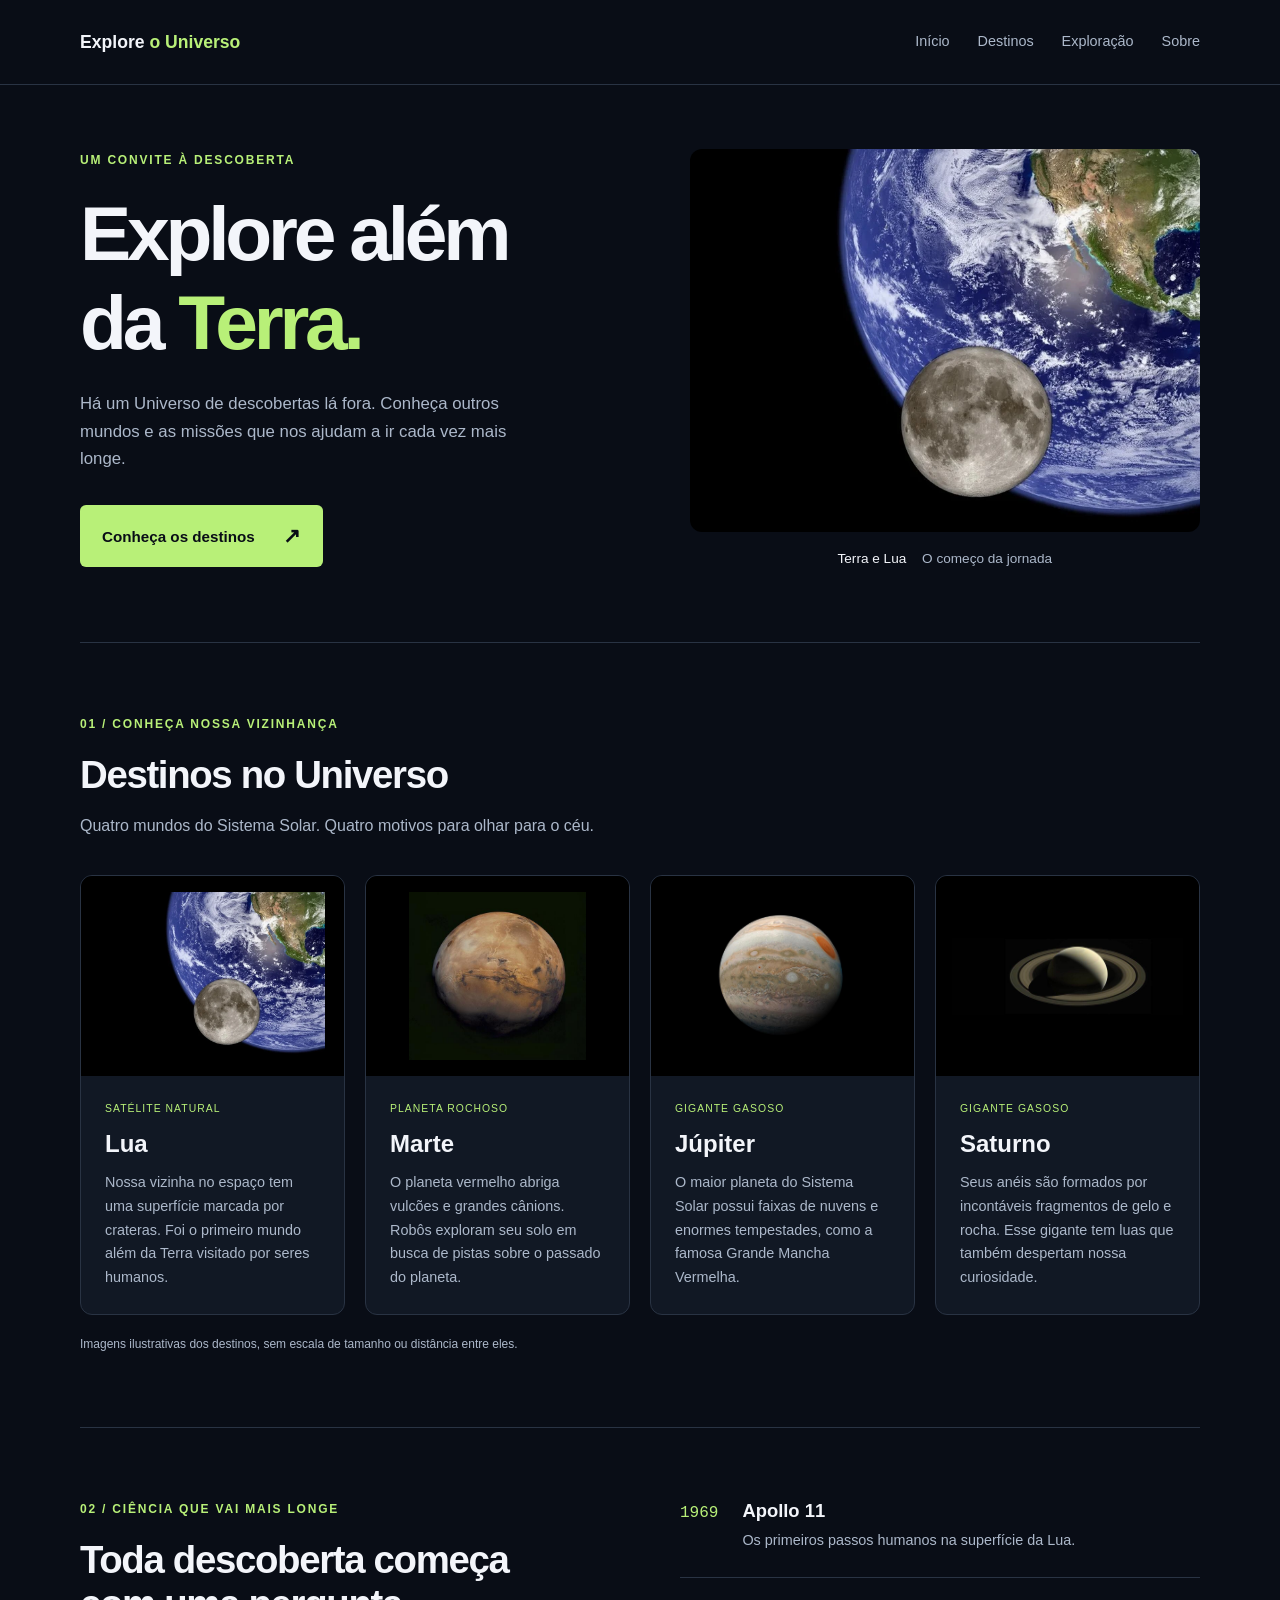
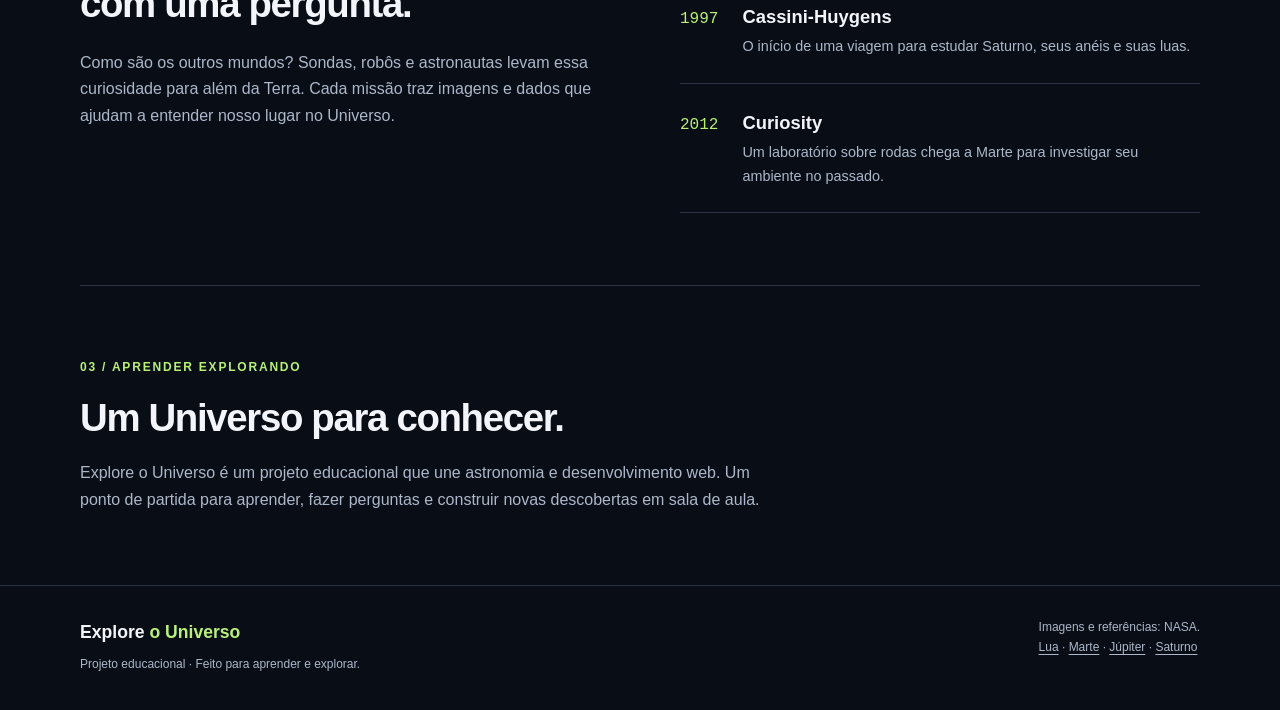
<file: versao0/index.html>
<!DOCTYPE html>
<html lang="pt-BR">
<head>
  <meta charset="UTF-8">
  <meta name="viewport" content="width=device-width, initial-scale=1.0">
  <meta name="description" content="Conheça a Lua, Marte, Júpiter e Saturno e descubra um pouco da história da exploração espacial.">
  <title>Explore o Universo</title>
  <link rel="stylesheet" href="css/estilos.css">
</head>
<body>
  <header class="cabecalho">
    <div class="container cabecalho-conteudo">
      <h1 class="marca"><a href="#inicio">Explore <span>o Universo</span></a></h1>
      <nav aria-label="Navegação principal">
        <ul class="menu">
          <li><a href="#inicio">Início</a></li>
          <li><a href="#destinos">Destinos</a></li>
          <li><a href="#exploracao">Exploração</a></li>
          <li><a href="#sobre">Sobre</a></li>
        </ul>
      </nav>
    </div>
  </header>

  <main>
    <section class="destaque container" id="inicio" aria-labelledby="titulo-destaque">
      <div class="destaque-texto">
        <p class="etiqueta">Um convite à descoberta</p>
        <h2 id="titulo-destaque">Explore além<br>da <span>Terra.</span></h2>
        <p class="introducao">Há um Universo de descobertas lá fora. Conheça outros mundos e as missões que nos ajudam a ir cada vez mais longe.</p>
        <a class="botao" href="#destinos">Conheça os destinos <span aria-hidden="true">↗</span></a>
      </div>
      <figure class="destaque-imagem">
        <img src="img/lua.webp" alt="Composição mostrando a Lua em primeiro plano e a Terra ao fundo." width="1000" height="750">
        <figcaption>Terra e Lua <span>O começo da jornada</span></figcaption>
      </figure>
    </section>

    <section class="destinos secao container" id="destinos" aria-labelledby="titulo-destinos">
      <p class="etiqueta">01 / Conheça nossa vizinhança</p>
      <h2 id="titulo-destinos">Destinos no Universo</h2>
      <p class="descricao-secao">Quatro mundos do Sistema Solar. Quatro motivos para olhar para o céu.</p>

      <div class="grade-destinos">
        <article class="card-destino">
          <img src="img/lua.webp" alt="Lua com áreas claras e escuras, em uma composição com a Terra ao fundo." width="760" height="570">
          <div class="card-conteudo">
            <p class="categoria">Satélite natural</p>
            <h3>Lua</h3>
            <p class="descricao-card">Nossa vizinha no espaço tem uma superfície marcada por crateras. Foi o primeiro mundo além da Terra visitado por seres humanos.</p>
          </div>
        </article>

        <article class="card-destino">
          <img src="img/marte.jpg" alt="Marte visto do espaço, com superfície em tons avermelhados." width="506" height="480">
          <div class="card-conteudo">
            <p class="categoria">Planeta rochoso</p>
            <h3>Marte</h3>
            <p class="descricao-card">O planeta vermelho abriga vulcões e grandes cânions. Robôs exploram seu solo em busca de pistas sobre o passado do planeta.</p>
          </div>
        </article>

        <article class="card-destino">
          <img src="img/jupiter.jpg" alt="Júpiter com faixas de nuvens e uma grande tempestade oval." width="750" height="750">
          <div class="card-conteudo">
            <p class="categoria">Gigante gasoso</p>
            <h3>Júpiter</h3>
            <p class="descricao-card">O maior planeta do Sistema Solar possui faixas de nuvens e enormes tempestades, como a famosa Grande Mancha Vermelha.</p>
          </div>
        </article>

        <article class="card-destino">
          <img src="img/saturno.jpg" alt="Saturno envolvido por seus amplos anéis, contra o fundo escuro do espaço." width="960" height="320">
          <div class="card-conteudo">
            <p class="categoria">Gigante gasoso</p>
            <h3>Saturno</h3>
            <p class="descricao-card">Seus anéis são formados por incontáveis fragmentos de gelo e rocha. Esse gigante tem luas que também despertam nossa curiosidade.</p>
          </div>
        </article>
      </div>
      <p class="nota">Imagens ilustrativas dos destinos, sem escala de tamanho ou distância entre eles.</p>
    </section>

    <section class="exploracao secao container" id="exploracao" aria-labelledby="titulo-exploracao">
      <div>
        <p class="etiqueta">02 / Ciência que vai mais longe</p>
        <h2 id="titulo-exploracao">Toda descoberta começa com uma pergunta.</h2>
        <p>Como são os outros mundos? Sondas, robôs e astronautas levam essa curiosidade para além da Terra. Cada missão traz imagens e dados que ajudam a entender nosso lugar no Universo.</p>
      </div>
      <ol class="missoes" aria-label="Marcos da exploração espacial">
        <li><span class="ano">1969</span><div><h3>Apollo 11</h3><p>Os primeiros passos humanos na superfície da Lua.</p></div></li>
        <li><span class="ano">1997</span><div><h3>Cassini-Huygens</h3><p>O início de uma viagem para estudar Saturno, seus anéis e suas luas.</p></div></li>
        <li><span class="ano">2012</span><div><h3>Curiosity</h3><p>Um laboratório sobre rodas chega a Marte para investigar seu ambiente no passado.</p></div></li>
      </ol>
    </section>

    <section class="sobre secao container" id="sobre" aria-labelledby="titulo-sobre">
      <p class="etiqueta">03 / Aprender explorando</p>
      <h2 id="titulo-sobre">Um Universo para conhecer.</h2>
      <p>Explore o Universo é um projeto educacional que une astronomia e desenvolvimento web. Um ponto de partida para aprender, fazer perguntas e construir novas descobertas em sala de aula.</p>
    </section>
  </main>

  <footer class="rodape">
    <div class="container rodape-conteudo">
      <div><p class="marca">Explore <span>o Universo</span></p><p class="texto-rodape">Projeto educacional · Feito para aprender e explorar.</p></div>
      <p class="creditos">Imagens e referências: NASA.<br>
        <a href="https://science.nasa.gov/moon/">Lua</a> ·
        <a href="https://science.nasa.gov/mars/">Marte</a> ·
        <a href="https://science.nasa.gov/jupiter/">Júpiter</a> ·
        <a href="https://science.nasa.gov/saturn/">Saturno</a>
      </p>
    </div>
  </footer>
</body>
</html>
</file>
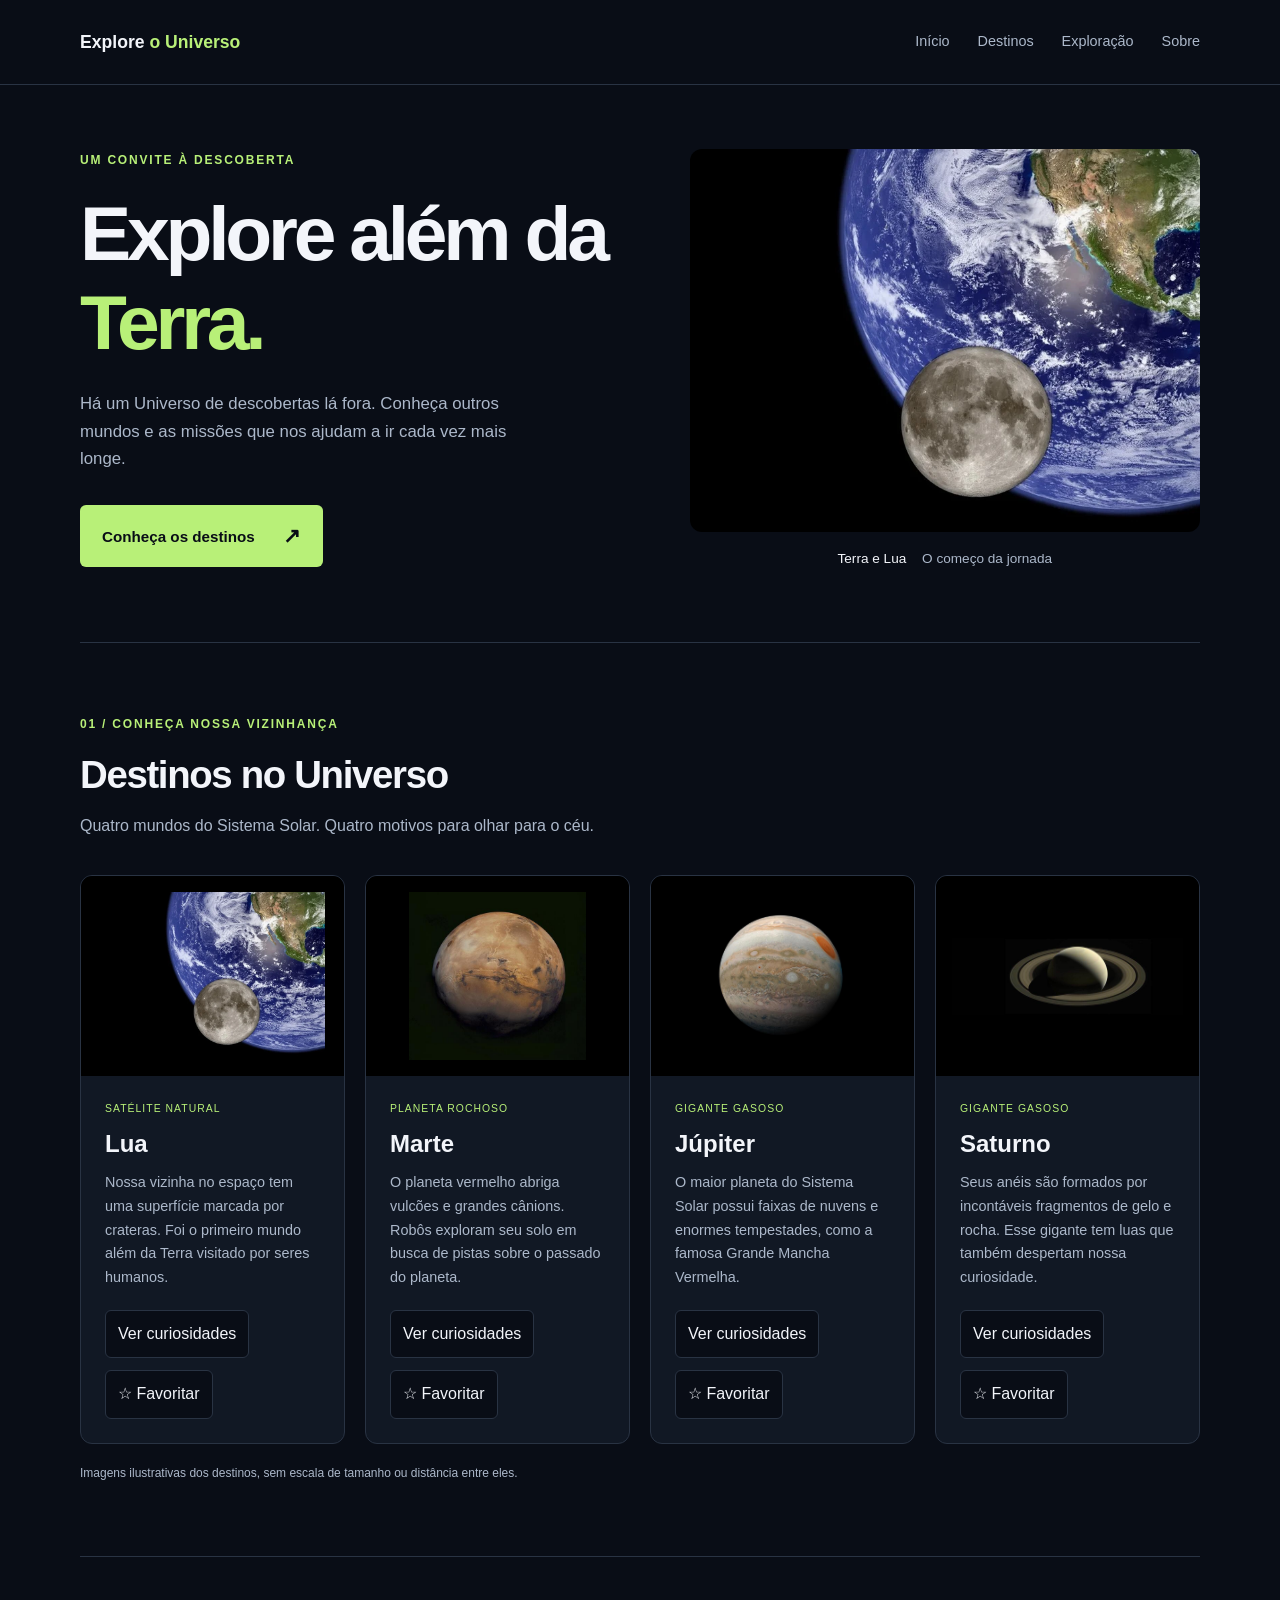
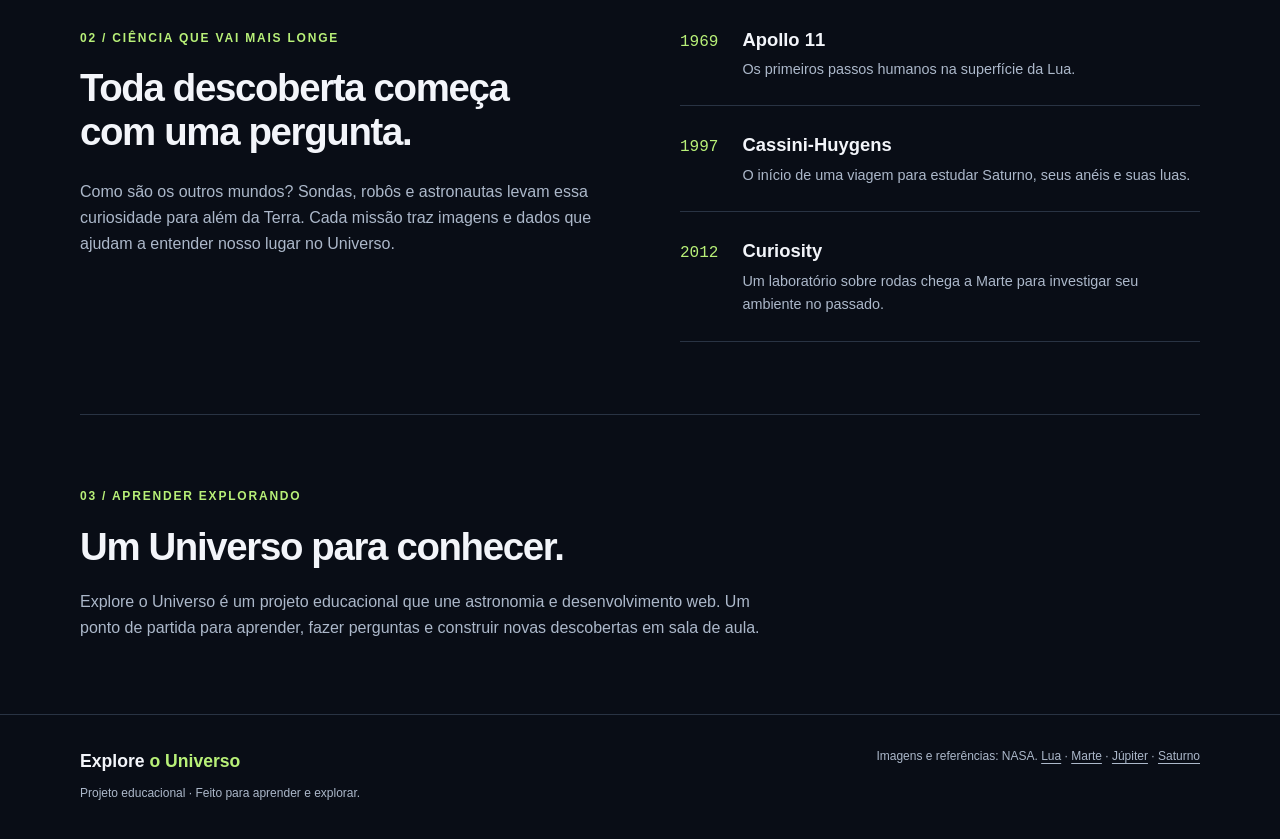
<file: versao1/index.html>
<!DOCTYPE html>
<html lang="pt-BR">
<head>
  <meta charset="UTF-8">
  <meta name="viewport" content="width=device-width, initial-scale=1.0">
  <meta name="description" content="Conheça a Lua, Marte, Júpiter e Saturno e descubra um pouco da história da exploração espacial.">
  <title>Explore o Universo</title>
  <link rel="stylesheet" href="css/estilos.css">
</head>
<body>
  <header class="cabecalho">
    <div class="container cabecalho-conteudo">
      <h1 class="marca"><a href="#inicio">Explore <span>o Universo</span></a></h1>
      <nav aria-label="Navegação principal">
        <ul class="menu">
          <li><a href="#inicio">Início</a></li>
          <li><a href="#destinos">Destinos</a></li>
          <li><a href="#exploracao">Exploração</a></li>
          <li><a href="#sobre">Sobre</a></li>
        </ul>
      </nav>
    </div>
  </header>

  <main>
    <section class="destaque container" id="inicio" aria-labelledby="titulo-destaque">
      <div class="destaque-texto">
        <p class="etiqueta">Um convite à descoberta</p>
        <h2 id="titulo-destaque">Explore além
da <span>Terra.</span></h2>
        <p class="introducao">Há um Universo de descobertas lá fora. Conheça outros mundos e as missões que nos ajudam a ir cada vez mais longe.</p>
        <a class="botao" href="#destinos">Conheça os destinos <span aria-hidden="true">↗</span></a>
      </div>
      <figure class="destaque-imagem">
        <img src="img/lua.webp" alt="Composição mostrando a Lua em primeiro plano e a Terra ao fundo." width="1000" height="750">
        <figcaption>Terra e Lua <span>O começo da jornada</span></figcaption>
      </figure>
    </section>

    <section class="destinos secao container" id="destinos" aria-labelledby="titulo-destinos">
      <p class="etiqueta">01 / Conheça nossa vizinhança</p>
      <h2 id="titulo-destinos">Destinos no Universo</h2>
      <p class="descricao-secao">Quatro mundos do Sistema Solar. Quatro motivos para olhar para o céu.</p>

      <div class="grade-destinos">
        <article class="card-destino">
          <img src="img/lua.webp" alt="Lua com áreas claras e escuras, em uma composição com a Terra ao fundo." width="760" height="570">
          <div class="card-conteudo">
            <p class="categoria">Satélite natural</p>
            <h3>Lua</h3>
            <p class="descricao-card">Nossa vizinha no espaço tem uma superfície marcada por crateras. Foi o primeiro mundo além da Terra visitado por seres humanos.</p>

            <!-- Atributos aria-* 
             Recursos importantes para sinalizar/avisar ferramentas/tecnologias
             de acessibilidade sobre diferentes estados dos elementos da página -->
            <div class="acoes-card">
              <button type="button" class="botao-curiosidade" aria-expanded="false" aria-controls="curiosidade-lua">
                Ver curiosidades
              </button>
              <button type="button" class="botao-favorito" aria-pressed="false">
                ☆ Favoritar
              </button>
            </div>

            <p class="curiosidade" id="curiosidade-lua" hidden>
              A Lua leva aproximadamente 27 dias para dar uma volta ao redor da Terra.
            </p>
          </div>
        </article>

        <article class="card-destino">
          <img src="img/marte.jpg" alt="Marte visto do espaço, com superfície em tons avermelhados." width="506" height="480">
          <div class="card-conteudo">
            <p class="categoria">Planeta rochoso</p>
            <h3>Marte</h3>
            <p class="descricao-card">O planeta vermelho abriga vulcões e grandes cânions. Robôs exploram seu solo em busca de pistas sobre o passado do planeta.</p>

            <div class="acoes-card">
              <button type="button" class="botao-curiosidade" aria-expanded="false" aria-controls="curiosidade-marte">
                Ver curiosidades
              </button>
              <button type="button" class="botao-favorito" aria-pressed="false">
                ☆ Favoritar
              </button>
            </div>

            <p class="curiosidade" id="curiosidade-marte" hidden>
              Um dia em Marte dura cerca de 24 horas e 40 minutos.
            </p>
          </div>
        </article>

        <article class="card-destino">
          <img src="img/jupiter.jpg" alt="Júpiter com faixas de nuvens e uma grande tempestade oval." width="750" height="750">
          <div class="card-conteudo">
            <p class="categoria">Gigante gasoso</p>
            <h3>Júpiter</h3>
            <p class="descricao-card">O maior planeta do Sistema Solar possui faixas de nuvens e enormes tempestades, como a famosa Grande Mancha Vermelha.</p>
            <div class="acoes-card">
              <button type="button" class="botao-curiosidade" aria-expanded="false" aria-controls="curiosidade-jupiter">
                Ver curiosidades
              </button>
              <button type="button" class="botao-favorito" aria-pressed="false">
                ☆ Favoritar
              </button>
            </div>
            <p class="curiosidade" id="curiosidade-jupiter" hidden>
              Júpiter leva cerca de 12 anos terrestres para completar uma volta ao redor do Sol.
            </p>
          </div>
        </article>

        <article class="card-destino">
          <img src="img/saturno.jpg" alt="Saturno envolvido por seus amplos anéis, contra o fundo escuro do espaço." width="960" height="320">
          <div class="card-conteudo">
            <p class="categoria">Gigante gasoso</p>
            <h3>Saturno</h3>
            <p class="descricao-card">Seus anéis são formados por incontáveis fragmentos de gelo e rocha. Esse gigante tem luas que também despertam nossa curiosidade.</p>

            <div class="acoes-card">
              <button type="button" class="botao-curiosidade" aria-expanded="false" aria-controls="curiosidade-saturno">
                Ver curiosidades
              </button>
              <button type="button" class="botao-favorito" aria-pressed="false">
                ☆ Favoritar
              </button>
            </div>
            <p class="curiosidade" id="curiosidade-saturno" hidden>
              Saturno leva aproximadamente 29 anos terrestres para completar uma volta ao redor do Sol.
            </p>

          </div>
        </article>
      </div>
      <p class="nota">Imagens ilustrativas dos destinos, sem escala de tamanho ou distância entre eles.</p>
    </section>

    <section class="exploracao secao container" id="exploracao" aria-labelledby="titulo-exploracao">
      <div>
        <p class="etiqueta">02 / Ciência que vai mais longe</p>
        <h2 id="titulo-exploracao">Toda descoberta começa com uma pergunta.</h2>
        <p>Como são os outros mundos? Sondas, robôs e astronautas levam essa curiosidade para além da Terra. Cada missão traz imagens e dados que ajudam a entender nosso lugar no Universo.</p>
      </div>
      <ol class="missoes" aria-label="Marcos da exploração espacial">
        <li><span class="ano">1969</span><div><h3>Apollo 11</h3><p>Os primeiros passos humanos na superfície da Lua.</p></div></li>
        <li><span class="ano">1997</span><div><h3>Cassini-Huygens</h3><p>O início de uma viagem para estudar Saturno, seus anéis e suas luas.</p></div></li>
        <li><span class="ano">2012</span><div><h3>Curiosity</h3><p>Um laboratório sobre rodas chega a Marte para investigar seu ambiente no passado.</p></div></li>
      </ol>
    </section>

    <section class="sobre secao container" id="sobre" aria-labelledby="titulo-sobre">
      <p class="etiqueta">03 / Aprender explorando</p>
      <h2 id="titulo-sobre">Um Universo para conhecer.</h2>
      <p>Explore o Universo é um projeto educacional que une astronomia e desenvolvimento web. Um ponto de partida para aprender, fazer perguntas e construir novas descobertas em sala de aula.</p>
    </section>
  </main>

  <footer class="rodape">
    <div class="container rodape-conteudo">
      <div><p class="marca">Explore <span>o Universo</span></p><p class="texto-rodape">Projeto educacional · Feito para aprender e explorar.</p></div>
      <p class="creditos">Imagens e referências: NASA.

        <a href="https://science.nasa.gov/moon/">Lua</a> ·
        <a href="https://science.nasa.gov/mars/">Marte</a> ·
        <a href="https://science.nasa.gov/jupiter/">Júpiter</a> ·
        <a href="https://science.nasa.gov/saturn/">Saturno</a>
      </p>
    </div>
  </footer>

<script src="js/script.js"></script>

</body>
</html>
</file>
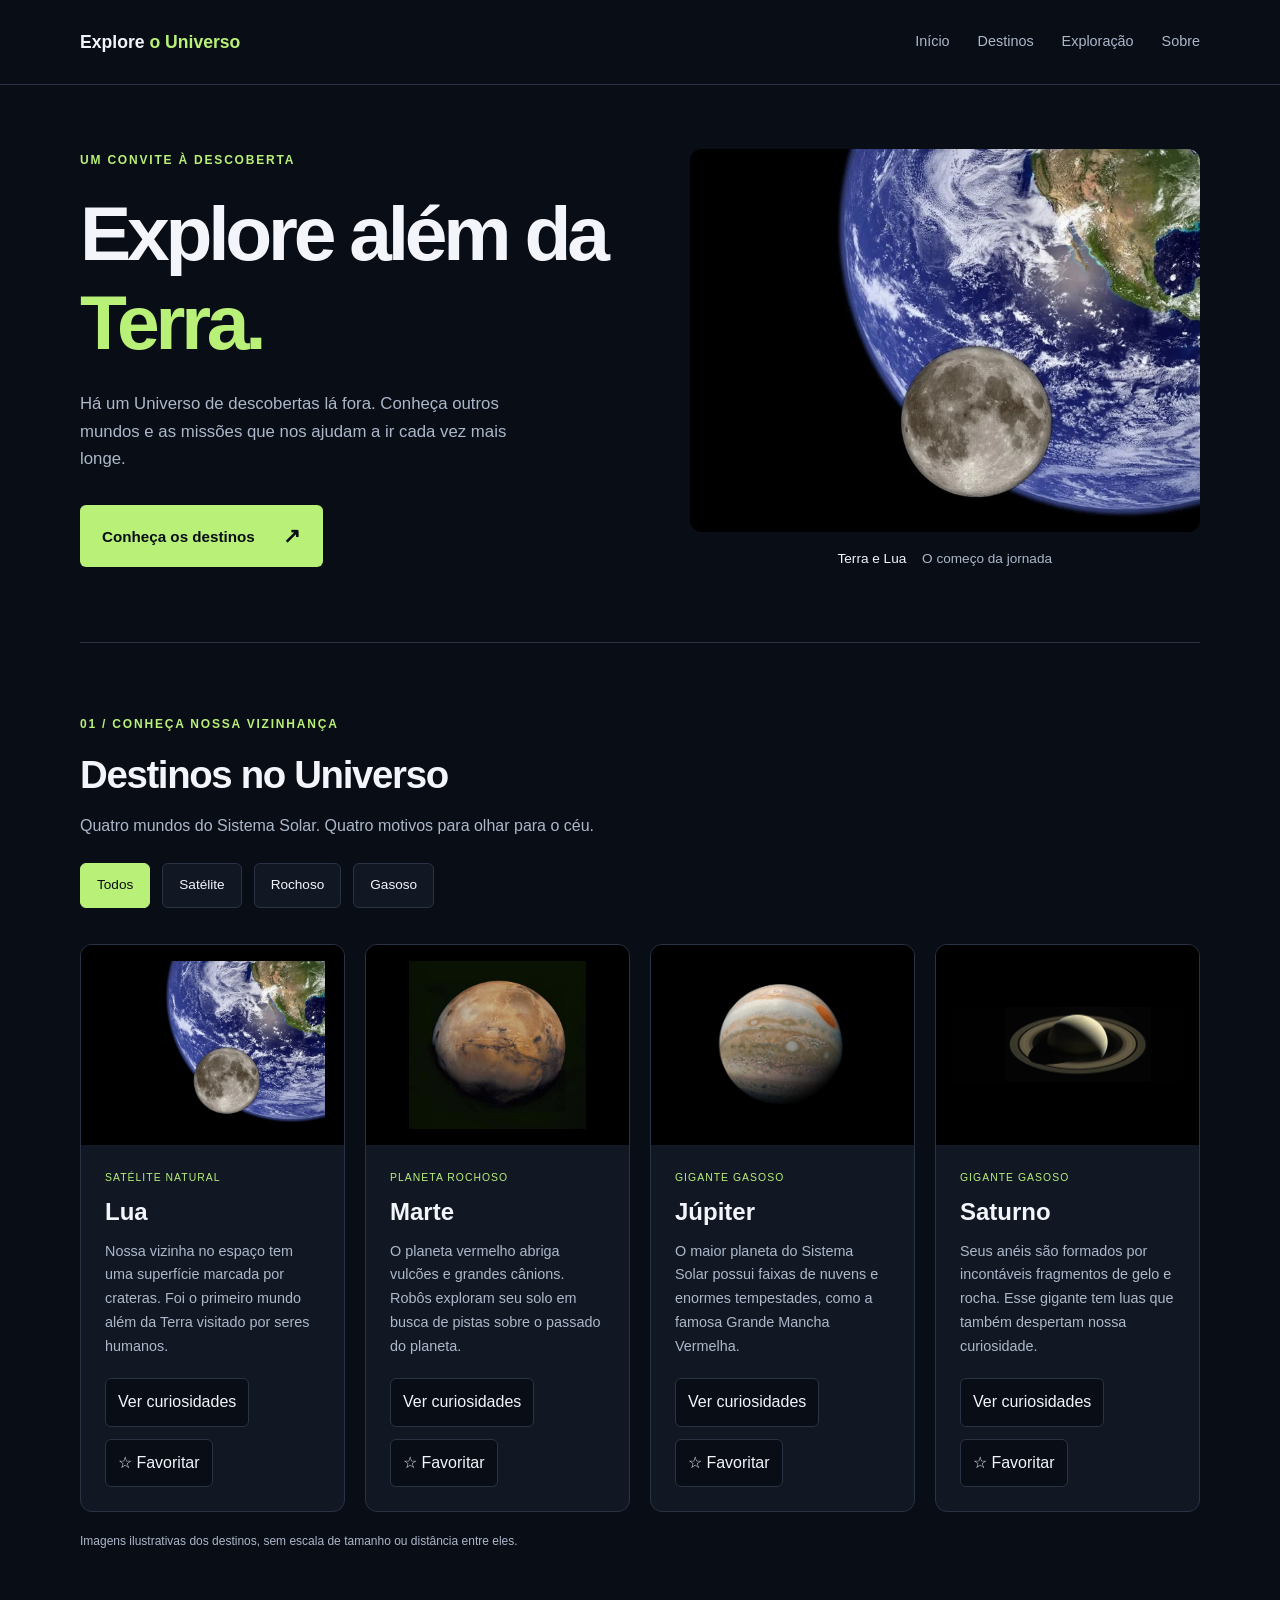
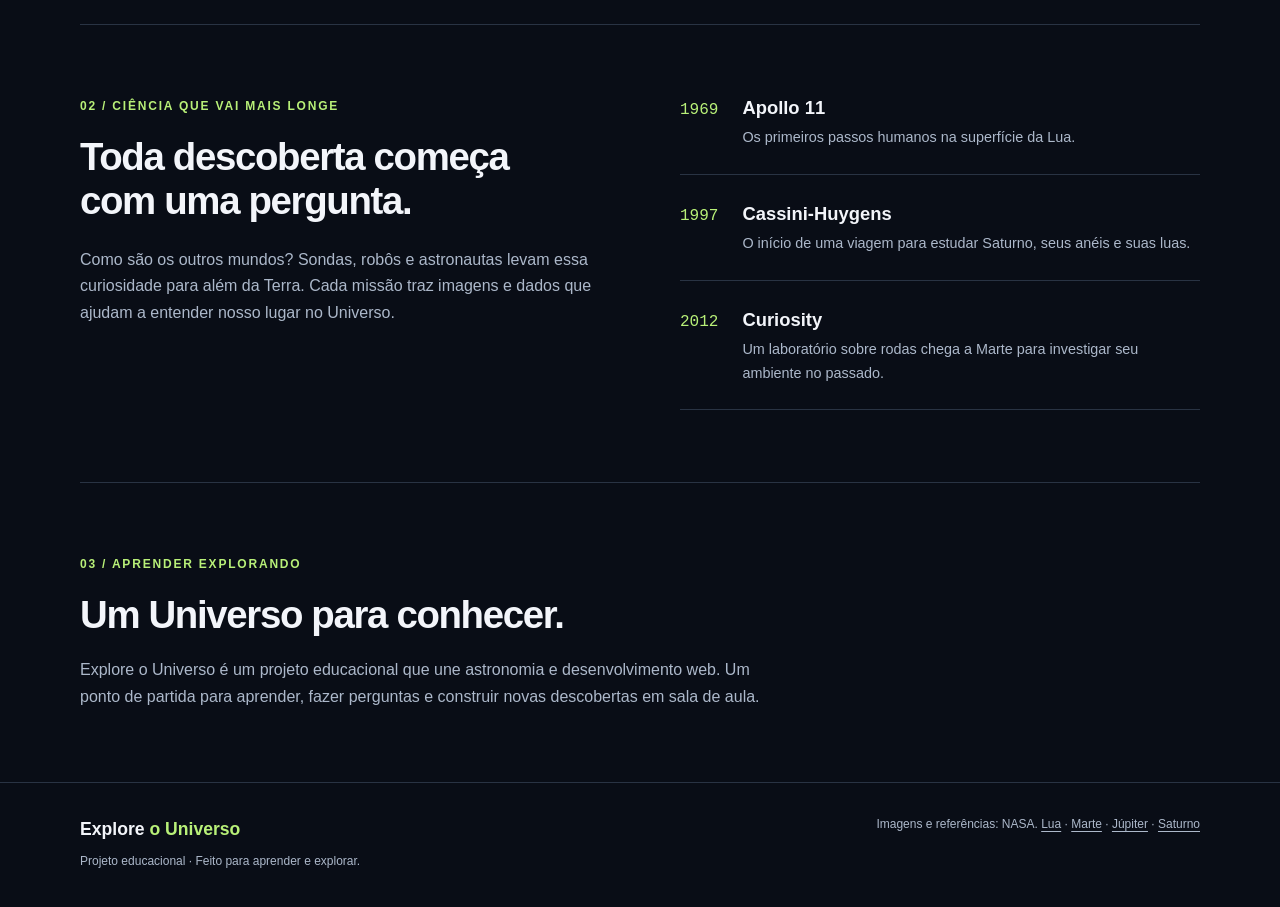
<file: versao2/index.html>
<!DOCTYPE html>
<html lang="pt-BR">

<head>
  <meta charset="UTF-8">
  <meta name="viewport" content="width=device-width, initial-scale=1.0">
  <meta name="description"
    content="Conheça a Lua, Marte, Júpiter e Saturno e descubra um pouco da história da exploração espacial.">
  <title>Explore o Universo</title>
  <link rel="stylesheet" href="css/estilos.css">
</head>

<body>
  <header class="cabecalho">
    <div class="container cabecalho-conteudo">
      <h1 class="marca"><a href="#inicio">Explore <span>o Universo</span></a></h1>
      <nav aria-label="Navegação principal">
        <ul class="menu">
          <li><a href="#inicio">Início</a></li>
          <li><a href="#destinos">Destinos</a></li>
          <li><a href="#exploracao">Exploração</a></li>
          <li><a href="#sobre">Sobre</a></li>
        </ul>
      </nav>
    </div>
  </header>

  <main>
    <section class="destaque container" id="inicio" aria-labelledby="titulo-destaque">
      <div class="destaque-texto">
        <p class="etiqueta">Um convite à descoberta</p>
        <h2 id="titulo-destaque">Explore além
          da <span>Terra.</span></h2>
        <p class="introducao">Há um Universo de descobertas lá fora. Conheça outros mundos e as missões que nos ajudam a
          ir cada vez mais longe.</p>
        <a class="botao" href="#destinos">Conheça os destinos <span aria-hidden="true">↗</span></a>
      </div>
      <figure class="destaque-imagem">
        <img src="img/lua.webp" alt="Composição mostrando a Lua em primeiro plano e a Terra ao fundo." width="1000"
          height="750">
        <figcaption>Terra e Lua <span>O começo da jornada</span></figcaption>
      </figure>
    </section>

    <section class="destinos secao container" id="destinos" aria-labelledby="titulo-destinos">
      <p class="etiqueta">01 / Conheça nossa vizinhança</p>
      <h2 id="titulo-destinos">Destinos no Universo</h2>
      <p class="descricao-secao">Quatro mundos do Sistema Solar. Quatro motivos para olhar para o céu.</p>

      <!-- DIV com papel/finalizade de um grupo de botões -->
      <div class="filtros-destinos" role="group" aria aria-label="Filtrar destinos por categoria">
        <button data-filtro="todos" type="button" class="filtro-ativo" aria aria-pressed="true"> Todos </button>
        <button data-filtro="satelite" type="button"> Satélite </button>
        <button data-filtro="rochoso" type="button"> Rochoso </button>
        <button data-filtro="gasoso" type="button"> Gasoso </button>
      </div>

      <div class="grade-destinos">
        <article class="card-destino" data-categoria="satelite">
          <img src="img/lua.webp" alt="Lua com áreas claras e escuras, em uma composição com a Terra ao fundo."
            width="760" height="570">
          <div class="card-conteudo">
            <p class="categoria">Satélite natural</p>
            <h3>Lua</h3>
            <p class="descricao-card">Nossa vizinha no espaço tem uma superfície marcada por crateras. Foi o primeiro
              mundo além da Terra visitado por seres humanos.</p>

            <!-- Atributos aria-* 
             Recursos importantes para sinalizar/avisar ferramentas/tecnologias
             de acessibilidade sobre diferentes estados dos elementos da página -->
            <div class="acoes-card">
              <button type="button" class="botao-curiosidade" aria-expanded="false" aria-controls="curiosidade-lua">
                Ver curiosidades
              </button>
              <button type="button" class="botao-favorito" aria-pressed="false">
                ☆ Favoritar
              </button>
            </div>

            <p class="curiosidade" id="curiosidade-lua" hidden>
              A Lua leva aproximadamente 27 dias para dar uma volta ao redor da Terra.
            </p>
          </div>
        </article>

        <article class="card-destino" data-categoria="rochoso">
          <img src="img/marte.jpg" alt="Marte visto do espaço, com superfície em tons avermelhados." width="506"
            height="480">
          <div class="card-conteudo">
            <p class="categoria">Planeta rochoso</p>
            <h3>Marte</h3>
            <p class="descricao-card">O planeta vermelho abriga vulcões e grandes cânions. Robôs exploram seu solo em
              busca de pistas sobre o passado do planeta.</p>

            <div class="acoes-card">
              <button type="button" class="botao-curiosidade" aria-expanded="false" aria-controls="curiosidade-marte">
                Ver curiosidades
              </button>
              <button type="button" class="botao-favorito" aria-pressed="false">
                ☆ Favoritar
              </button>
            </div>

            <p class="curiosidade" id="curiosidade-marte" hidden>
              Um dia em Marte dura cerca de 24 horas e 40 minutos.
            </p>
          </div>
        </article>

        <article class="card-destino" data-categoria="gasoso">
          <img src="img/jupiter.jpg" alt="Júpiter com faixas de nuvens e uma grande tempestade oval." width="750"
            height="750">
          <div class="card-conteudo">
            <p class="categoria">Gigante gasoso</p>
            <h3>Júpiter</h3>
            <p class="descricao-card">O maior planeta do Sistema Solar possui faixas de nuvens e enormes tempestades,
              como a famosa Grande Mancha Vermelha.</p>
            <div class="acoes-card">
              <button type="button" class="botao-curiosidade" aria-expanded="false" aria-controls="curiosidade-jupiter">
                Ver curiosidades
              </button>
              <button type="button" class="botao-favorito" aria-pressed="false">
                ☆ Favoritar
              </button>
            </div>
            <p class="curiosidade" id="curiosidade-jupiter" hidden>
              Júpiter leva cerca de 12 anos terrestres para completar uma volta ao redor do Sol.
            </p>
          </div>
        </article>

        <article class="card-destino" data-categoria="gasoso">
          <img src="img/saturno.jpg" alt="Saturno envolvido por seus amplos anéis, contra o fundo escuro do espaço."
            width="960" height="320">
          <div class="card-conteudo">
            <p class="categoria">Gigante gasoso</p>
            <h3>Saturno</h3>
            <p class="descricao-card">Seus anéis são formados por incontáveis fragmentos de gelo e rocha. Esse gigante
              tem luas que também despertam nossa curiosidade.</p>

            <div class="acoes-card">
              <button type="button" class="botao-curiosidade" aria-expanded="false" aria-controls="curiosidade-saturno">
                Ver curiosidades
              </button>
              <button type="button" class="botao-favorito" aria-pressed="false">
                ☆ Favoritar
              </button>
            </div>
            <p class="curiosidade" id="curiosidade-saturno" hidden>
              Saturno leva aproximadamente 29 anos terrestres para completar uma volta ao redor do Sol.
            </p>

          </div>
        </article>
      </div>
      <p class="nota">Imagens ilustrativas dos destinos, sem escala de tamanho ou distância entre eles.</p>
    </section>

    <section class="exploracao secao container" id="exploracao" aria-labelledby="titulo-exploracao">
      <div>
        <p class="etiqueta">02 / Ciência que vai mais longe</p>
        <h2 id="titulo-exploracao">Toda descoberta começa com uma pergunta.</h2>
        <p>Como são os outros mundos? Sondas, robôs e astronautas levam essa curiosidade para além da Terra. Cada missão
          traz imagens e dados que ajudam a entender nosso lugar no Universo.</p>
      </div>
      <ol class="missoes" aria-label="Marcos da exploração espacial">
        <li><span class="ano">1969</span>
          <div>
            <h3>Apollo 11</h3>
            <p>Os primeiros passos humanos na superfície da Lua.</p>
          </div>
        </li>
        <li><span class="ano">1997</span>
          <div>
            <h3>Cassini-Huygens</h3>
            <p>O início de uma viagem para estudar Saturno, seus anéis e suas luas.</p>
          </div>
        </li>
        <li><span class="ano">2012</span>
          <div>
            <h3>Curiosity</h3>
            <p>Um laboratório sobre rodas chega a Marte para investigar seu ambiente no passado.</p>
          </div>
        </li>
      </ol>
    </section>

    <section class="sobre secao container" id="sobre" aria-labelledby="titulo-sobre">
      <p class="etiqueta">03 / Aprender explorando</p>
      <h2 id="titulo-sobre">Um Universo para conhecer.</h2>
      <p>Explore o Universo é um projeto educacional que une astronomia e desenvolvimento web. Um ponto de partida para
        aprender, fazer perguntas e construir novas descobertas em sala de aula.</p>
    </section>
  </main>

  <footer class="rodape">
    <div class="container rodape-conteudo">
      <div>
        <p class="marca">Explore <span>o Universo</span></p>
        <p class="texto-rodape">Projeto educacional · Feito para aprender e explorar.</p>
      </div>
      <p class="creditos">Imagens e referências: NASA.

        <a href="https://science.nasa.gov/moon/">Lua</a> ·
        <a href="https://science.nasa.gov/mars/">Marte</a> ·
        <a href="https://science.nasa.gov/jupiter/">Júpiter</a> ·
        <a href="https://science.nasa.gov/saturn/">Saturno</a>
      </p>
    </div>
  </footer>

  <script src="js/script.js"></script>

</body>

</html>
</file>
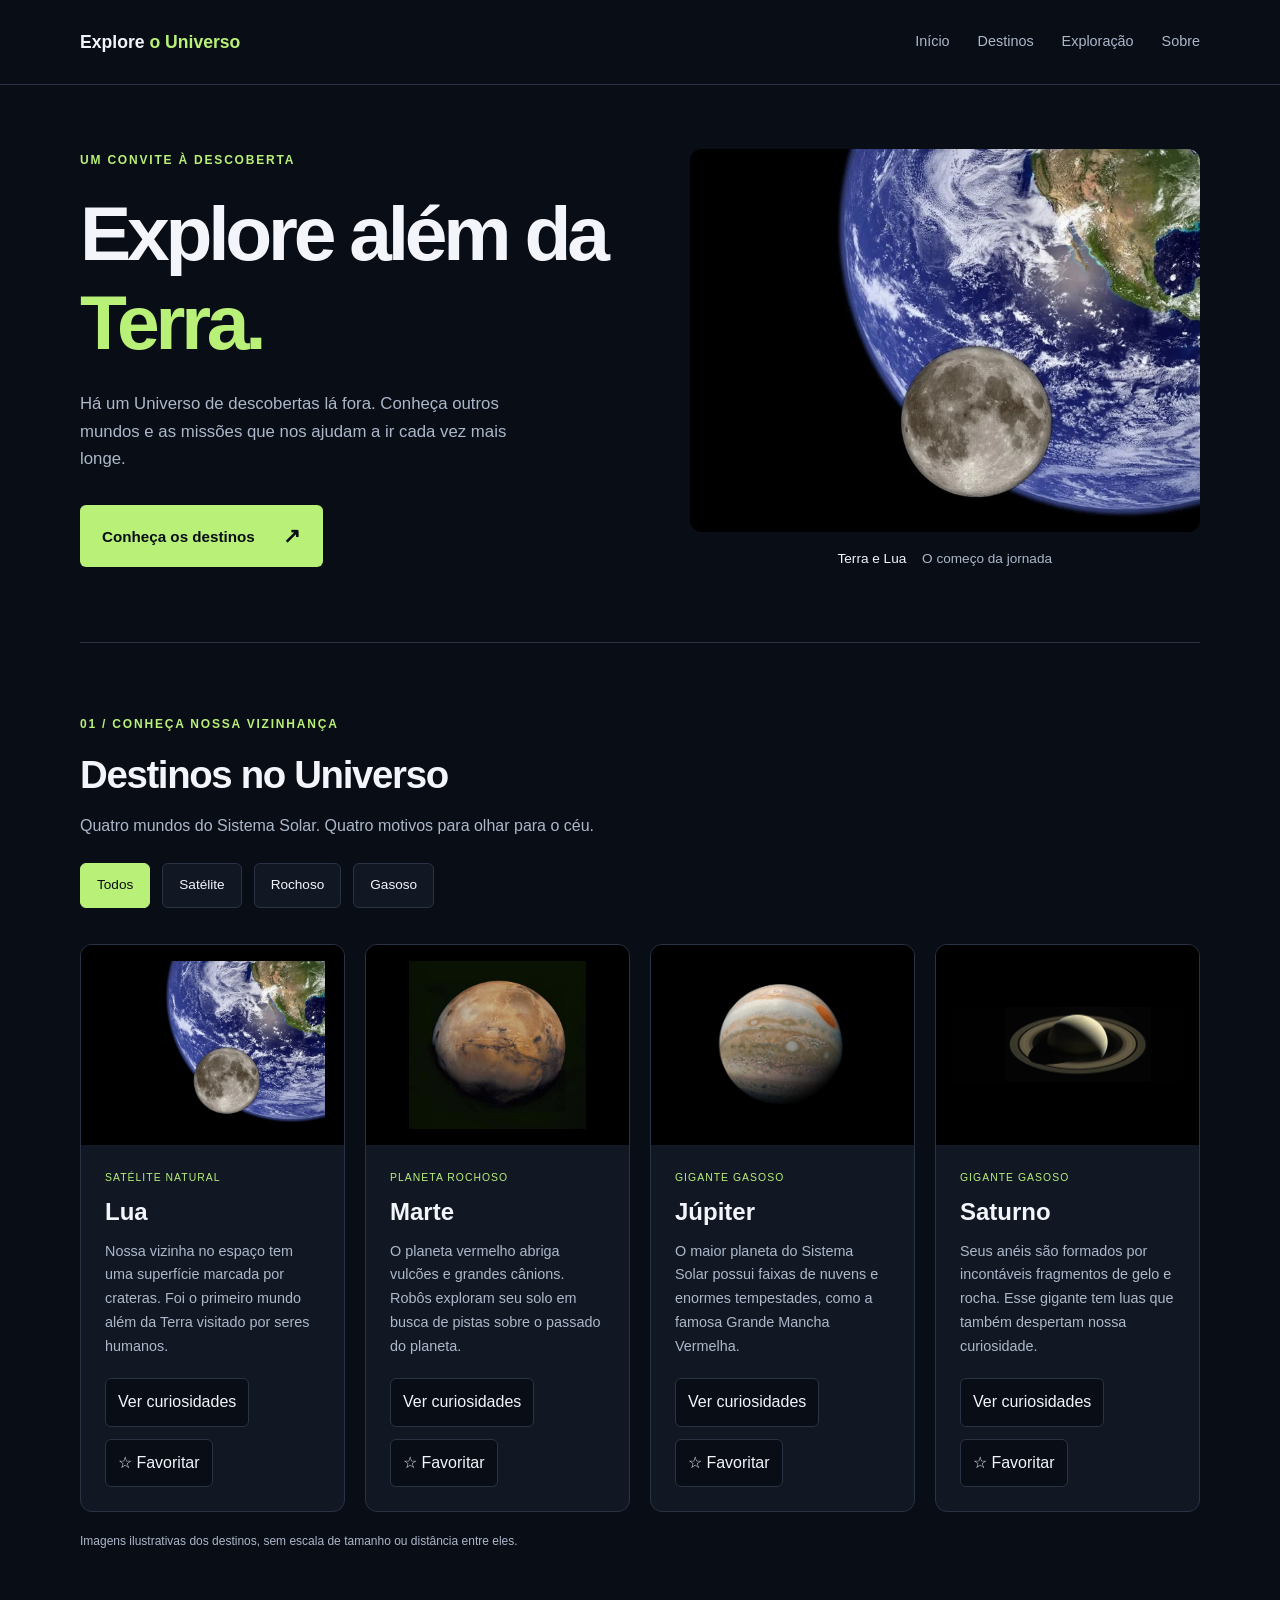
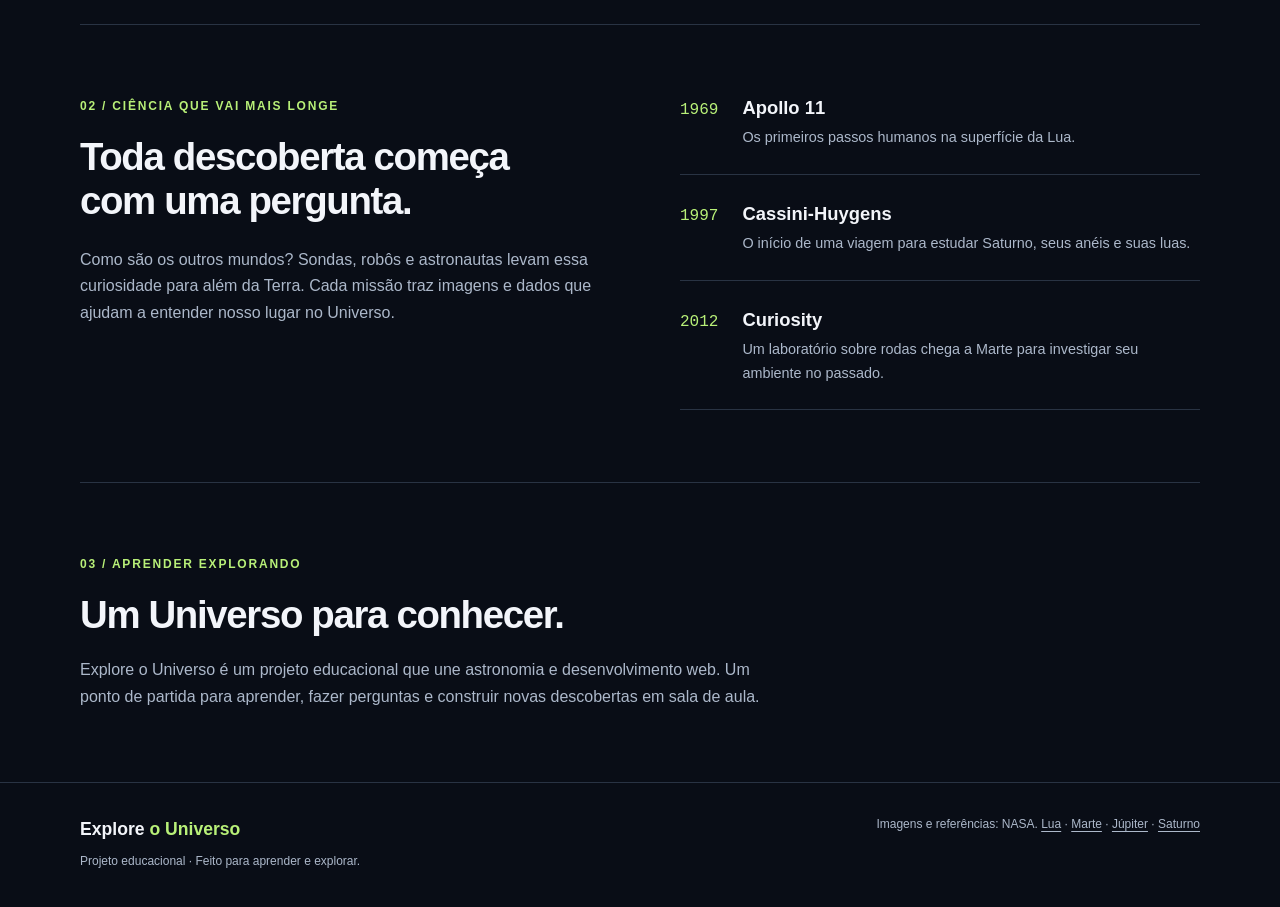
<file: versao3/index.html>
<!DOCTYPE html>
<html lang="pt-BR">

<head>
  <meta charset="UTF-8">
  <meta name="viewport" content="width=device-width, initial-scale=1.0">
  <meta name="description"
    content="Conheça a Lua, Marte, Júpiter e Saturno e descubra um pouco da história da exploração espacial.">
  <title>Explore o Universo</title>
  <link rel="stylesheet" href="css/estilos.css">
</head>

<body>
  <header class="cabecalho">
    <div class="container cabecalho-conteudo">
      <h1 class="marca"><a href="#inicio">Explore <span>o Universo</span></a></h1>

      <button type="button" class="botao-menu" aria-expanded="false" aria-controls="navegacao-principal">☰ Menu</button>

      <nav aria-label="Navegação principal" id="navegacao-principal" class="navegacao-principal">
        <ul class="menu">
          <li><a href="#inicio">Início</a></li>
          <li><a href="#destinos">Destinos</a></li>
          <li><a href="#exploracao">Exploração</a></li>
          <li><a href="#sobre">Sobre</a></li>
        </ul>
      </nav>
    </div>
  </header>

  <main>
    <section class="destaque container" id="inicio" aria-labelledby="titulo-destaque">
      <div class="destaque-texto">
        <p class="etiqueta">Um convite à descoberta</p>
        <h2 id="titulo-destaque">Explore além
          da <span>Terra.</span></h2>
        <p class="introducao">Há um Universo de descobertas lá fora. Conheça outros mundos e as missões que nos ajudam a
          ir cada vez mais longe.</p>
        <a class="botao" href="#destinos">Conheça os destinos <span aria-hidden="true">↗</span></a>
      </div>
      <figure class="destaque-imagem">
        <img src="img/lua.webp" alt="Composição mostrando a Lua em primeiro plano e a Terra ao fundo." width="1000"
          height="750">
        <figcaption>Terra e Lua <span>O começo da jornada</span></figcaption>
      </figure>
    </section>

    <section class="destinos secao container" id="destinos" aria-labelledby="titulo-destinos">
      <p class="etiqueta">01 / Conheça nossa vizinhança</p>
      <h2 id="titulo-destinos">Destinos no Universo</h2>
      <p class="descricao-secao">Quatro mundos do Sistema Solar. Quatro motivos para olhar para o céu.</p>

      <!-- DIV com papel/finalizade de um grupo de botões -->
      <div class="filtros-destinos" role="group" aria aria-label="Filtrar destinos por categoria">
        <button data-filtro="todos" type="button" class="filtro-ativo" aria aria-pressed="true"> Todos </button>
        <button data-filtro="satelite" type="button"> Satélite </button>
        <button data-filtro="rochoso" type="button"> Rochoso </button>
        <button data-filtro="gasoso" type="button"> Gasoso </button>
      </div>

      <div class="grade-destinos">
        <article class="card-destino" data-categoria="satelite">
          <img src="img/lua.webp" alt="Lua com áreas claras e escuras, em uma composição com a Terra ao fundo."
            width="760" height="570">
          <div class="card-conteudo">
            <p class="categoria">Satélite natural</p>
            <h3>Lua</h3>
            <p class="descricao-card">Nossa vizinha no espaço tem uma superfície marcada por crateras. Foi o primeiro
              mundo além da Terra visitado por seres humanos.</p>

            <!-- Atributos aria-* 
             Recursos importantes para sinalizar/avisar ferramentas/tecnologias
             de acessibilidade sobre diferentes estados dos elementos da página -->
            <div class="acoes-card">
              <button type="button" class="botao-curiosidade" aria-expanded="false" aria-controls="curiosidade-lua">
                Ver curiosidades
              </button>
              <button type="button" class="botao-favorito" aria-pressed="false">
                ☆ Favoritar
              </button>
            </div>

            <p class="curiosidade" id="curiosidade-lua" hidden>
              A Lua leva aproximadamente 27 dias para dar uma volta ao redor da Terra.
            </p>
          </div>
        </article>

        <article class="card-destino" data-categoria="rochoso">
          <img src="img/marte.jpg" alt="Marte visto do espaço, com superfície em tons avermelhados." width="506"
            height="480">
          <div class="card-conteudo">
            <p class="categoria">Planeta rochoso</p>
            <h3>Marte</h3>
            <p class="descricao-card">O planeta vermelho abriga vulcões e grandes cânions. Robôs exploram seu solo em
              busca de pistas sobre o passado do planeta.</p>

            <div class="acoes-card">
              <button type="button" class="botao-curiosidade" aria-expanded="false" aria-controls="curiosidade-marte">
                Ver curiosidades
              </button>
              <button type="button" class="botao-favorito" aria-pressed="false">
                ☆ Favoritar
              </button>
            </div>

            <p class="curiosidade" id="curiosidade-marte" hidden>
              Um dia em Marte dura cerca de 24 horas e 40 minutos.
            </p>
          </div>
        </article>

        <article class="card-destino" data-categoria="gasoso">
          <img src="img/jupiter.jpg" alt="Júpiter com faixas de nuvens e uma grande tempestade oval." width="750"
            height="750">
          <div class="card-conteudo">
            <p class="categoria">Gigante gasoso</p>
            <h3>Júpiter</h3>
            <p class="descricao-card">O maior planeta do Sistema Solar possui faixas de nuvens e enormes tempestades,
              como a famosa Grande Mancha Vermelha.</p>
            <div class="acoes-card">
              <button type="button" class="botao-curiosidade" aria-expanded="false" aria-controls="curiosidade-jupiter">
                Ver curiosidades
              </button>
              <button type="button" class="botao-favorito" aria-pressed="false">
                ☆ Favoritar
              </button>
            </div>
            <p class="curiosidade" id="curiosidade-jupiter" hidden>
              Júpiter leva cerca de 12 anos terrestres para completar uma volta ao redor do Sol.
            </p>
          </div>
        </article>

        <article class="card-destino" data-categoria="gasoso">
          <img src="img/saturno.jpg" alt="Saturno envolvido por seus amplos anéis, contra o fundo escuro do espaço."
            width="960" height="320">
          <div class="card-conteudo">
            <p class="categoria">Gigante gasoso</p>
            <h3>Saturno</h3>
            <p class="descricao-card">Seus anéis são formados por incontáveis fragmentos de gelo e rocha. Esse gigante
              tem luas que também despertam nossa curiosidade.</p>

            <div class="acoes-card">
              <button type="button" class="botao-curiosidade" aria-expanded="false" aria-controls="curiosidade-saturno">
                Ver curiosidades
              </button>
              <button type="button" class="botao-favorito" aria-pressed="false">
                ☆ Favoritar
              </button>
            </div>
            <p class="curiosidade" id="curiosidade-saturno" hidden>
              Saturno leva aproximadamente 29 anos terrestres para completar uma volta ao redor do Sol.
            </p>

          </div>
        </article>
      </div>
      <p class="nota">Imagens ilustrativas dos destinos, sem escala de tamanho ou distância entre eles.</p>
    </section>

    <section class="exploracao secao container" id="exploracao" aria-labelledby="titulo-exploracao">
      <div>
        <p class="etiqueta">02 / Ciência que vai mais longe</p>
        <h2 id="titulo-exploracao">Toda descoberta começa com uma pergunta.</h2>
        <p>Como são os outros mundos? Sondas, robôs e astronautas levam essa curiosidade para além da Terra. Cada missão
          traz imagens e dados que ajudam a entender nosso lugar no Universo.</p>
      </div>
      <ol class="missoes" aria-label="Marcos da exploração espacial">
        <li><span class="ano">1969</span>
          <div>
            <h3>Apollo 11</h3>
            <p>Os primeiros passos humanos na superfície da Lua.</p>
          </div>
        </li>
        <li><span class="ano">1997</span>
          <div>
            <h3>Cassini-Huygens</h3>
            <p>O início de uma viagem para estudar Saturno, seus anéis e suas luas.</p>
          </div>
        </li>
        <li><span class="ano">2012</span>
          <div>
            <h3>Curiosity</h3>
            <p>Um laboratório sobre rodas chega a Marte para investigar seu ambiente no passado.</p>
          </div>
        </li>
      </ol>
    </section>

    <section class="sobre secao container" id="sobre" aria-labelledby="titulo-sobre">
      <p class="etiqueta">03 / Aprender explorando</p>
      <h2 id="titulo-sobre">Um Universo para conhecer.</h2>
      <p>Explore o Universo é um projeto educacional que une astronomia e desenvolvimento web. Um ponto de partida para
        aprender, fazer perguntas e construir novas descobertas em sala de aula.</p>
    </section>
  </main>

  <footer class="rodape">
    <div class="container rodape-conteudo">
      <div>
        <p class="marca">Explore <span>o Universo</span></p>
        <p class="texto-rodape">Projeto educacional · Feito para aprender e explorar.</p>
      </div>
      <p class="creditos">Imagens e referências: NASA.

        <a href="https://science.nasa.gov/moon/">Lua</a> ·
        <a href="https://science.nasa.gov/mars/">Marte</a> ·
        <a href="https://science.nasa.gov/jupiter/">Júpiter</a> ·
        <a href="https://science.nasa.gov/saturn/">Saturno</a>
      </p>
    </div>
  </footer>

  <script src="js/script.js"></script>

</body>

</html>
</file>
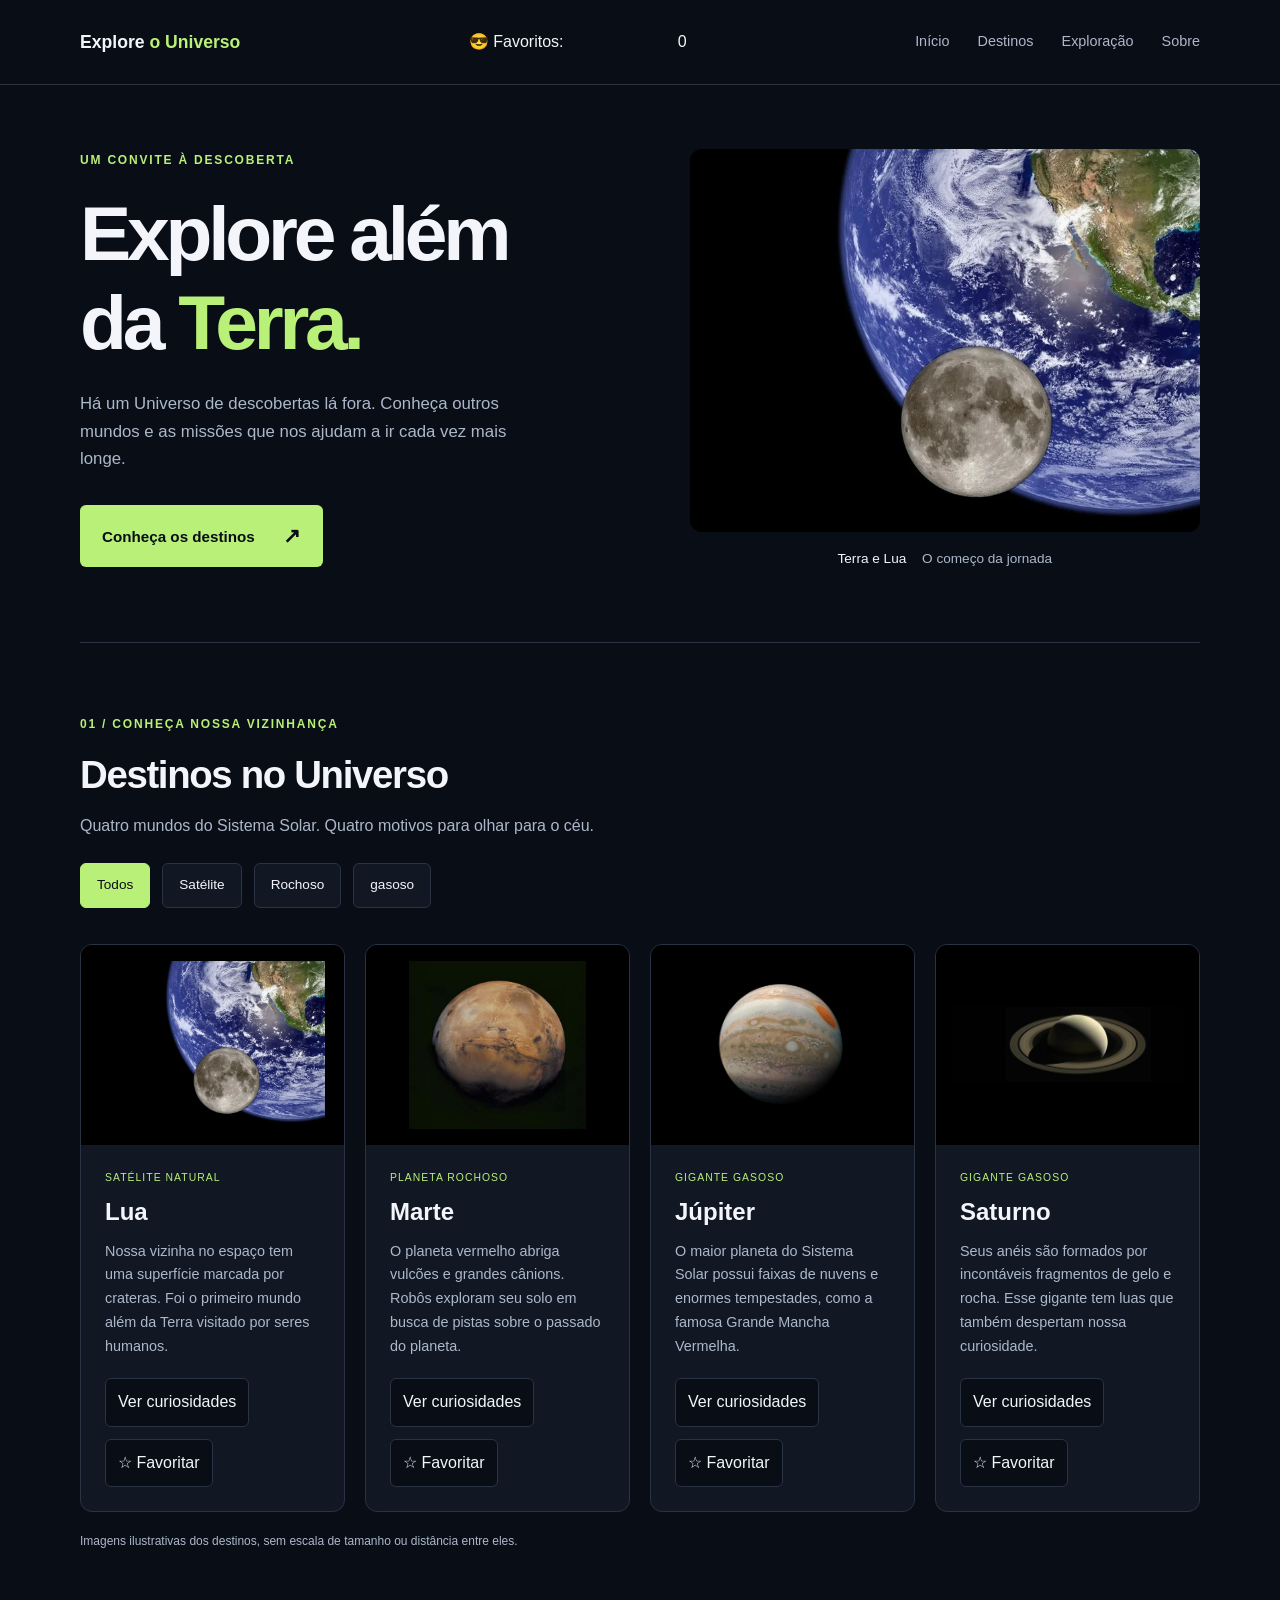
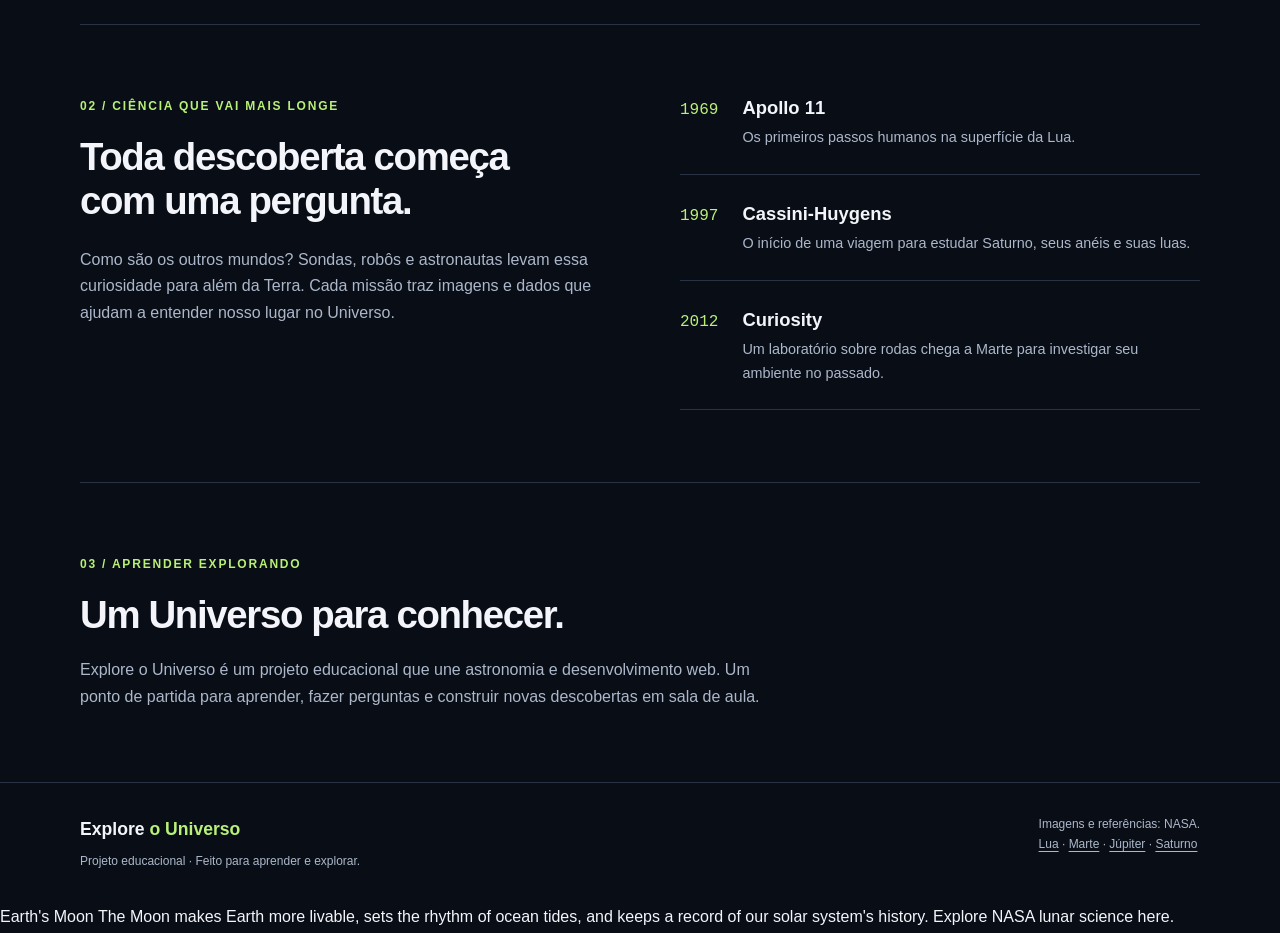
<file: versao4/index.html>
<!DOCTYPE html>
<html lang="pt-BR">

<head>
  <meta charset="UTF-8">
  <meta name="viewport" content="width=device-width, initial-scale=1.0">
  <meta name="description"
    content="Conheça a Lua, Marte, Júpiter e Saturno e descubra um pouco da história da exploração espacial.">
  <title>Explore o Universo</title>
  <link rel="stylesheet" href="css/estilos.css">
</head>

<body>
  <header class="cabecalho">
    <div class="container cabecalho-conteudo">
      <h1 class="marca"><a href="#inicio">Explore <span>o Universo</span></a></h1>

      <p class="contador-favoitos"></p>
      😎 Favoritos: <span id="quantidade-favoritos">0</span>
      </p>

      <button type="button" class="botao-menu" aria-expanded="false" aria-controls="navegacao-principal">
        ☰ Menu
      </button>

      <nav aria-label="Navegação principal" id="navegacao-principal" class="navegacao-principal">
        <ul class="menu">
          <li><a href="#inicio">Início</a></li>
          <li><a href="#destinos">Destinos</a></li>
          <li><a href="#exploracao">Exploração</a></li>
          <li><a href="#sobre">Sobre</a></li>
        </ul>
      </nav>
    </div>
  </header>

  <main>
    <section class="destaque container" id="inicio" aria-labelledby="titulo-destaque">
      <div class="destaque-texto">
        <p class="etiqueta">Um convite à descoberta</p>
        <h2 id="titulo-destaque">Explore além<br>da <span>Terra.</span></h2>
        <p class="introducao">Há um Universo de descobertas lá fora. Conheça outros mundos e as missões que nos ajudam a
          ir cada vez mais longe.</p>
        <a class="botao" href="#destinos">Conheça os destinos <span aria-hidden="true">↗</span></a>
      </div>
      <figure class="destaque-imagem">
        <img src="img/lua.webp" alt="Composição mostrando a Lua em primeiro plano e a Terra ao fundo." width="1000"
          height="750">
        <figcaption>Terra e Lua <span>O começo da jornada</span></figcaption>
      </figure>
    </section>

    <section class="destinos secao container" id="destinos" aria-labelledby="titulo-destinos">
      <p class="etiqueta">01 / Conheça nossa vizinhança</p>
      <h2 id="titulo-destinos">Destinos no Universo</h2>
      <p class="descricao-secao">Quatro mundos do Sistema Solar. Quatro motivos para olhar para o céu.</p>

      <!-- DIV com o papel/finalidade de um grupo de botões -->
      <!-- Usamos o aria-label oara descrever/detalhar a finalidade desse grupo de botões -->
      <div class="filtros-destinos" role="group" aria-label="filtrar destinos por categoria">
        <button data-filtro="todos" type="button" class="filtro-ativo" aria-pressed="true">Todos</button>
        <button data-filtro="Satélite" type="button" aria-pressed="false">Satélite</button>
        <button data-filtro="Rochoso" type="button" aria-pressed="false">Rochoso</button>
        <button data-filtro="Gasoso" type="button" aria-pressed="false">gasoso</button>
      </div>



      <div class="grade-destinos">
        <article class="card-destino" data-categoria="Satélite">
          <img src="img/lua.webp" alt="Lua com áreas claras e escuras, em uma composição com a Terra ao fundo."
            width="760" height="570">
          <div class="card-conteudo">
            <p class="categoria">Satélite natural</p>
            <h3>Lua</h3>
            <p class="descricao-card">Nossa vizinha no espaço tem uma superfície marcada por crateras. Foi o primeiro
              mundo além da Terra visitado por seres humanos.</p>

            <!-- Atributos aria-*
            Recursos importantes para sinalizar/avisar ferramentas/tecnologiasde acessibilidade sobre diferentes estados dos elementos da página -->

            <div class="acoes-card">
              <button type="button" class="botao-curiosidade" aria-expanded="false" aria-controls="curiosidade-lua">
                Ver curiosidades
              </button>
              <button type="button" class="botao-favorito" aria-pressed="false">
                ☆ Favoritar
              </button>
            </div>

            <p class="curiosidade" hidden> A Lua leva aproximadamente 27 dias para dar uma volta ao redor da Terra.</p>
          </div>
        </article>

        <article class="card-destino" data-categoria="Rochoso">
          <img src="img/marte.jpg" alt="Marte visto do espaço, com superfície em tons avermelhados." width="506"
            height="480">
          <div class="card-conteudo">
            <p class="categoria">Planeta rochoso</p>
            <h3>Marte</h3>
            <p class="descricao-card">O planeta vermelho abriga vulcões e grandes cânions. Robôs exploram seu solo em
              busca de pistas sobre o passado do planeta.</p>

            <div class="acoes-card">
              <button type="button" class="botao-curiosidade" aria-expanded="false" aria-controls="curiosidade-marte">
                Ver curiosidades
              </button>
              <button type="button" class="botao-favorito" aria-pressed="false">
                ☆ Favoritar
              </button>
            </div>

            <p class="curiosidade" id="curiosidade-marte" hidden> Um dia em Marte dura cerca de 24 horas e 40 minutos.
            </p>

          </div>
        </article>

        <article class="card-destino" data-categoria="Gasoso">
          <img src="img/jupiter.jpg" alt="Júpiter com faixas de nuvens e uma grande tempestade oval." width="750"
            height="750">
          <div class="card-conteudo">
            <p class="categoria">Gigante gasoso</p>
            <h3>Júpiter</h3>
            <p class="descricao-card">O maior planeta do Sistema Solar possui faixas de nuvens e enormes tempestades,
              como a famosa Grande Mancha Vermelha.</p>

            <div class="acoes-card">
              <button type="button" class="botao-curiosidade" aria-expanded="false" aria-controls="curiosidade-jupiter">
                Ver curiosidades
              </button>
              <button type="button" class="botao-favorito" aria-pressed="false">
                ☆ Favoritar
              </button>
            </div>
            <p class="curiosidade" id="curiosidade" hidden>Júpiter leva cerca de 12 anos terrestres para completar uma
              volta ao redor do Sol.</p>
          </div>
        </article>

        <article class="card-destino" data-categoria="Gasoso">
          <img src="img/saturno.jpg" alt="Saturno envolvido por seus amplos anéis, contra o fundo escuro do espaço."
            width="960" height="320">
          <div class="card-conteudo">
            <p class="categoria">Gigante gasoso</p>
            <h3>Saturno</h3>
            <p class="descricao-card">Seus anéis são formados por incontáveis fragmentos de gelo e rocha. Esse gigante
              tem luas que também despertam nossa curiosidade.</p>

            <div class="acoes-card">
              <button type="button" class="botao-curiosidade" aria-expanded="false" aria-controls="curiosidade-jupiter">
                Ver curiosidades
              </button>
              <button type="button" class="botao-favorito" aria-pressed="false">
                ☆ Favoritar
              </button>
            </div>

            <p class="curiosidade" id="curiosidade" hidden> Saturno leva aproximadamente 29 anos terrestres para
              completar uma volta ao redor do Sol.</p>
          </div>
        </article>
      </div>
      <p class="nota">Imagens ilustrativas dos destinos, sem escala de tamanho ou distância entre eles.</p>
    </section>

    <section class="exploracao secao container" id="exploracao" aria-labelledby="titulo-exploracao">
      <div>
        <p class="etiqueta">02 / Ciência que vai mais longe</p>
        <h2 id="titulo-exploracao">Toda descoberta começa com uma pergunta.</h2>
        <p>Como são os outros mundos? Sondas, robôs e astronautas levam essa curiosidade para além da Terra. Cada missão
          traz imagens e dados que ajudam a entender nosso lugar no Universo.</p>
      </div>
      <ol class="missoes" aria-label="Marcos da exploração espacial">
        <li><span class="ano">1969</span>
          <div>
            <h3>Apollo 11</h3>
            <p>Os primeiros passos humanos na superfície da Lua.</p>
          </div>
        </li>
        <li><span class="ano">1997</span>
          <div>
            <h3>Cassini-Huygens</h3>
            <p>O início de uma viagem para estudar Saturno, seus anéis e suas luas.</p>
          </div>
        </li>
        <li><span class="ano">2012</span>
          <div>
            <h3>Curiosity</h3>
            <p>Um laboratório sobre rodas chega a Marte para investigar seu ambiente no passado.</p>
          </div>
        </li>
      </ol>
    </section>

    <section class="sobre secao container" id="sobre" aria-labelledby="titulo-sobre">
      <p class="etiqueta">03 / Aprender explorando</p>
      <h2 id="titulo-sobre">Um Universo para conhecer.</h2>
      <p>Explore o Universo é um projeto educacional que une astronomia e desenvolvimento web. Um ponto de partida para
        aprender, fazer perguntas e construir novas descobertas em sala de aula.</p>
    </section>
  </main>

  <footer class="rodape">
    <div class="container rodape-conteudo">
      <div>
        <p class="marca">Explore <span>o Universo</span></p>
        <p class="texto-rodape">Projeto educacional · Feito para aprender e explorar.</p>
      </div>
      <p class="creditos">Imagens e referências: NASA.<br>
        <a href="https://science.nasa.gov/moon/">Lua</a> ·
        <a href="https://science.nasa.gov/mars/">Marte</a> ·
        <a href="https://science.nasa.gov/jupiter/">Júpiter</a> ·
        <a href="https://science.nasa.gov/saturn/">Saturno</a>
      </p>
    </div>
  </footer>

  <script src="js/script.js"></script>

</body>

</html>

Earth's Moon
The Moon makes Earth more livable, sets the rhythm of ocean tides, and keeps a record of our solar system's history.
Explore NASA lunar science here.
</file>
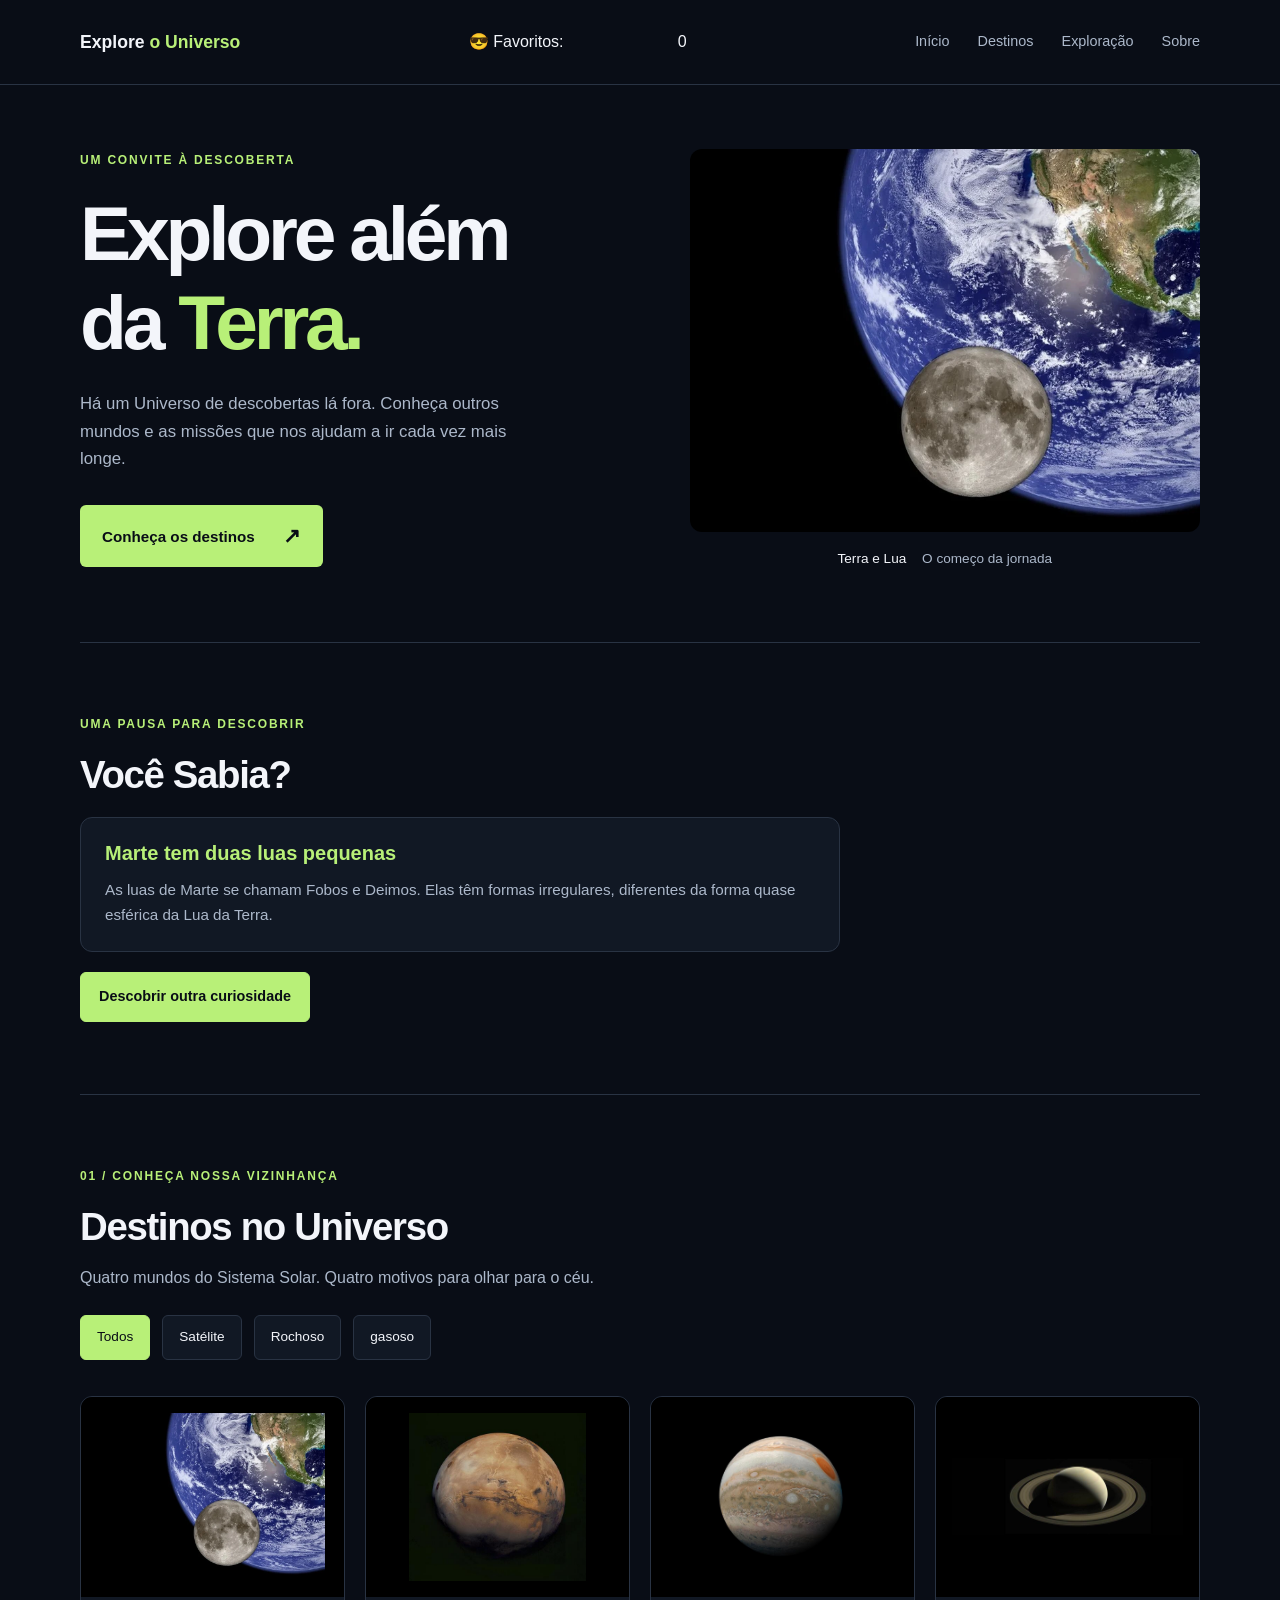
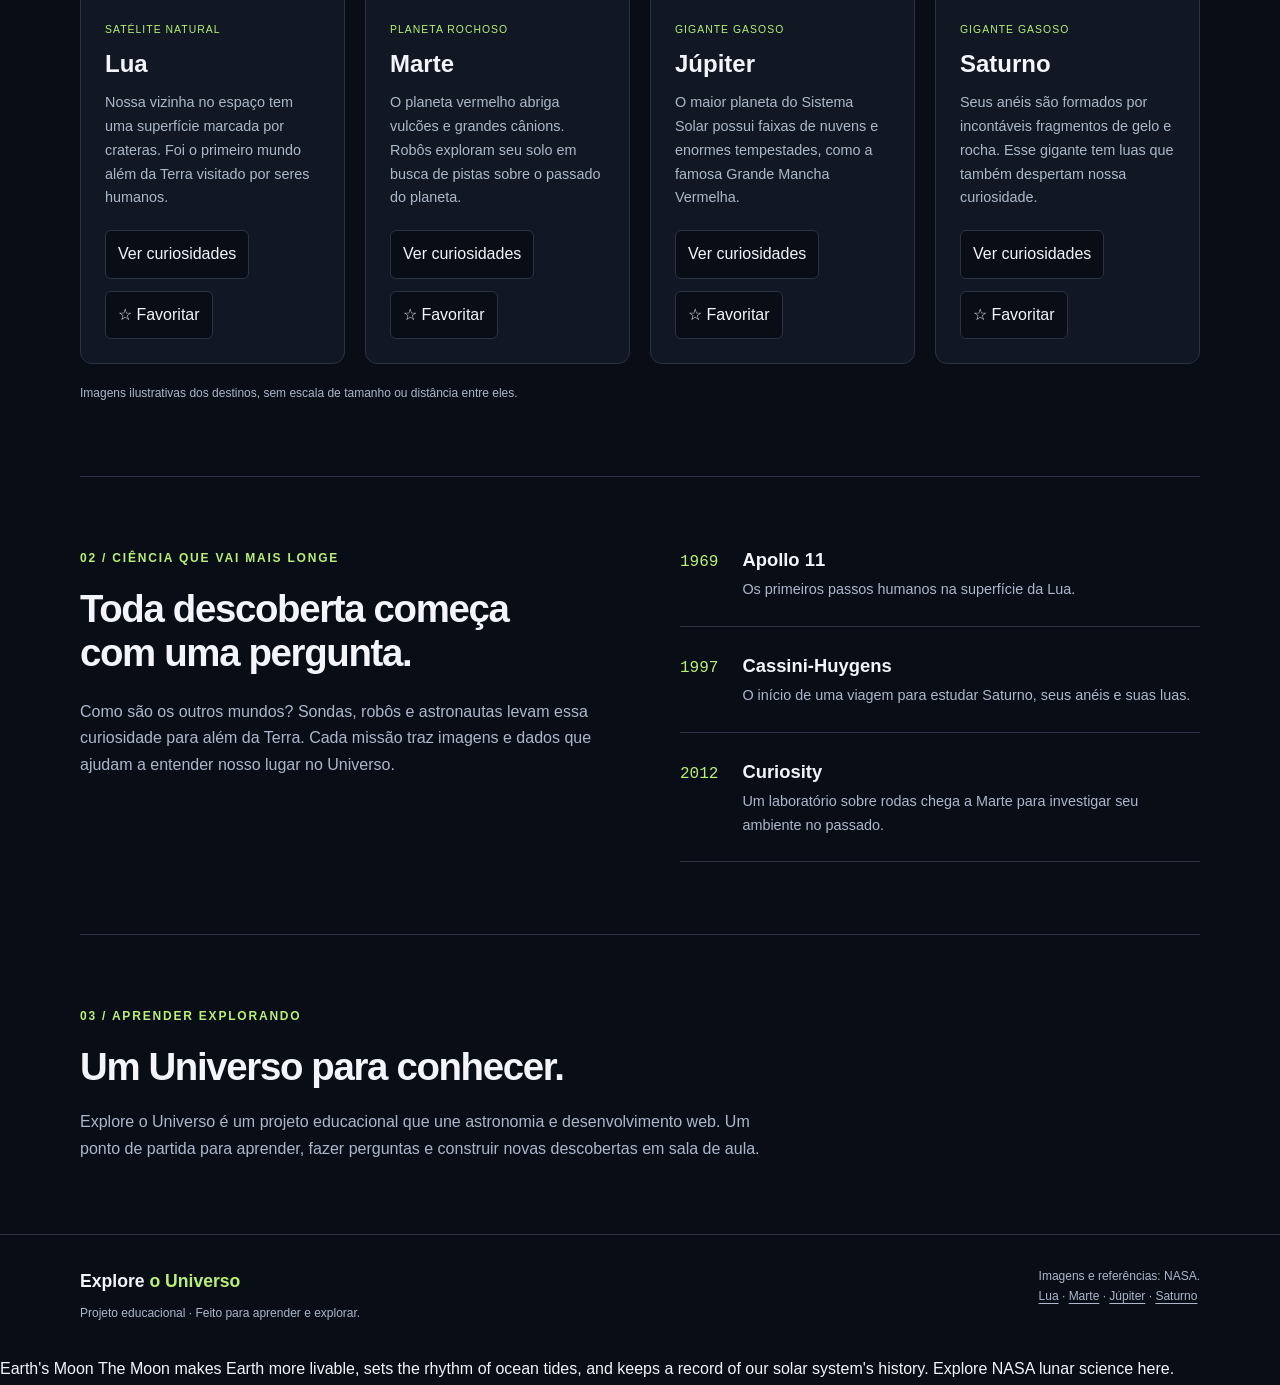
<file: versao5/index.html>
<!DOCTYPE html>
<html lang="pt-BR">

<head>
  <meta charset="UTF-8">
  <meta name="viewport" content="width=device-width, initial-scale=1.0">
  <meta name="description"
    content="Conheça a Lua, Marte, Júpiter e Saturno e descubra um pouco da história da exploração espacial.">
  <title>Explore o Universo</title>
  <link rel="stylesheet" href="css/estilos.css">
</head>

<body>
  <header class="cabecalho">
    <div class="container cabecalho-conteudo">
      <h1 class="marca"><a href="#inicio">Explore <span>o Universo</span></a></h1>

      <p class="contador-favoitos"></p>
      😎 Favoritos: <span id="quantidade-favoritos">0</span>
      </p>

      <button type="button" class="botao-menu" aria-expanded="false" aria-controls="navegacao-principal">
        ☰ Menu
      </button>

      <nav aria-label="Navegação principal" id="navegacao-principal" class="navegacao-principal">
        <ul class="menu">
          <li><a href="#inicio">Início</a></li>
          <li><a href="#destinos">Destinos</a></li>
          <li><a href="#exploracao">Exploração</a></li>
          <li><a href="#sobre">Sobre</a></li>
        </ul>
      </nav>
    </div>
  </header>

  <main>
    <section class="destaque container" id="inicio" aria-labelledby="titulo-destaque">
      <div class="destaque-texto">
        <p class="etiqueta">Um convite à descoberta</p>
        <h2 id="titulo-destaque">Explore além<br>da <span>Terra.</span></h2>
        <p class="introducao">Há um Universo de descobertas lá fora. Conheça outros mundos e as missões que nos ajudam a
          ir cada vez mais longe.</p>
        <a class="botao" href="#destinos">Conheça os destinos <span aria-hidden="true">↗</span></a>
      </div>
      <figure class="destaque-imagem">
        <img src="img/lua.webp" alt="Composição mostrando a Lua em primeiro plano e a Terra ao fundo." width="1000"
          height="750">
        <figcaption>Terra e Lua <span>O começo da jornada</span></figcaption>
      </figure>
    </section>

    <section class="curiosidade-universo secao container" aria-labelledby="titulo-secao-curiosidade">
      <p class="etiqueta">Uma pausa para descobrir
      </p>
      <h2 id="titulo-secao-curiosidade">Você Sabia?</h2>

      <!-- O conteúdo dos elementos abaixo será gerado aleatoriamente pelo JS-->
      <div class="painel-curiosidade">
        <h3 id="titulo-curiosidade-aleatoria"></h3>
        <p id="explicacao-curiosidade-aleatoria"></p>
      </div>

      <button type="button" class="botao-curiosidade-aleatoria">Descobrir outra curiosidade</button>
    </section>

    <section class="destinos secao container" id="destinos" aria-labelledby="titulo-destinos">
      <p class="etiqueta">01 / Conheça nossa vizinhança</p>
      <h2 id="titulo-destinos">Destinos no Universo</h2>
      <p class="descricao-secao">Quatro mundos do Sistema Solar. Quatro motivos para olhar para o céu.</p>

      <!-- DIV com o papel/finalidade de um grupo de botões -->
      <!-- Usamos o aria-label oara descrever/detalhar a finalidade desse grupo de botões -->
      <div class="filtros-destinos" role="group" aria-label="filtrar destinos por categoria">
        <button data-filtro="todos" type="button" class="filtro-ativo" aria-pressed="true">Todos</button>
        <button data-filtro="Satélite" type="button" aria-pressed="false">Satélite</button>
        <button data-filtro="Rochoso" type="button" aria-pressed="false">Rochoso</button>
        <button data-filtro="Gasoso" type="button" aria-pressed="false">gasoso</button>
      </div>



      <div class="grade-destinos">
        <article class="card-destino" data-categoria="Satélite">
          <img src="img/lua.webp" alt="Lua com áreas claras e escuras, em uma composição com a Terra ao fundo."
            width="760" height="570">
          <div class="card-conteudo">
            <p class="categoria">Satélite natural</p>
            <h3>Lua</h3>
            <p class="descricao-card">Nossa vizinha no espaço tem uma superfície marcada por crateras. Foi o primeiro
              mundo além da Terra visitado por seres humanos.</p>

            <!-- Atributos aria-*
            Recursos importantes para sinalizar/avisar ferramentas/tecnologiasde acessibilidade sobre diferentes estados dos elementos da página -->

            <div class="acoes-card">
              <button type="button" class="botao-curiosidade" aria-expanded="false" aria-controls="curiosidade-lua">
                Ver curiosidades
              </button>
              <button type="button" class="botao-favorito" aria-pressed="false">
                ☆ Favoritar
              </button>
            </div>

            <p class="curiosidade" hidden> A Lua leva aproximadamente 27 dias para dar uma volta ao redor da Terra.</p>
          </div>
        </article>

        <article class="card-destino" data-categoria="Rochoso">
          <img src="img/marte.jpg" alt="Marte visto do espaço, com superfície em tons avermelhados." width="506"
            height="480">
          <div class="card-conteudo">
            <p class="categoria">Planeta rochoso</p>
            <h3>Marte</h3>
            <p class="descricao-card">O planeta vermelho abriga vulcões e grandes cânions. Robôs exploram seu solo em
              busca de pistas sobre o passado do planeta.</p>

            <div class="acoes-card">
              <button type="button" class="botao-curiosidade" aria-expanded="false" aria-controls="curiosidade-marte">
                Ver curiosidades
              </button>
              <button type="button" class="botao-favorito" aria-pressed="false">
                ☆ Favoritar
              </button>
            </div>

            <p class="curiosidade" id="curiosidade-marte" hidden> Um dia em Marte dura cerca de 24 horas e 40 minutos.
            </p>

          </div>
        </article>

        <article class="card-destino" data-categoria="Gasoso">
          <img src="img/jupiter.jpg" alt="Júpiter com faixas de nuvens e uma grande tempestade oval." width="750"
            height="750">
          <div class="card-conteudo">
            <p class="categoria">Gigante gasoso</p>
            <h3>Júpiter</h3>
            <p class="descricao-card">O maior planeta do Sistema Solar possui faixas de nuvens e enormes tempestades,
              como a famosa Grande Mancha Vermelha.</p>

            <div class="acoes-card">
              <button type="button" class="botao-curiosidade" aria-expanded="false" aria-controls="curiosidade-jupiter">
                Ver curiosidades
              </button>
              <button type="button" class="botao-favorito" aria-pressed="false">
                ☆ Favoritar
              </button>
            </div>
            <p class="curiosidade" id="curiosidade" hidden>Júpiter leva cerca de 12 anos terrestres para completar uma
              volta ao redor do Sol.</p>
          </div>
        </article>

        <article class="card-destino" data-categoria="Gasoso">
          <img src="img/saturno.jpg" alt="Saturno envolvido por seus amplos anéis, contra o fundo escuro do espaço."
            width="960" height="320">
          <div class="card-conteudo">
            <p class="categoria">Gigante gasoso</p>
            <h3>Saturno</h3>
            <p class="descricao-card">Seus anéis são formados por incontáveis fragmentos de gelo e rocha. Esse gigante
              tem luas que também despertam nossa curiosidade.</p>

            <div class="acoes-card">
              <button type="button" class="botao-curiosidade" aria-expanded="false" aria-controls="curiosidade-jupiter">
                Ver curiosidades
              </button>
              <button type="button" class="botao-favorito" aria-pressed="false">
                ☆ Favoritar
              </button>
            </div>

            <p class="curiosidade" id="curiosidade" hidden> Saturno leva aproximadamente 29 anos terrestres para
              completar uma volta ao redor do Sol.</p>
          </div>
        </article>
      </div>
      <p class="nota">Imagens ilustrativas dos destinos, sem escala de tamanho ou distância entre eles.</p>
    </section>

    <section class="exploracao secao container" id="exploracao" aria-labelledby="titulo-exploracao">
      <div>
        <p class="etiqueta">02 / Ciência que vai mais longe</p>
        <h2 id="titulo-exploracao">Toda descoberta começa com uma pergunta.</h2>
        <p>Como são os outros mundos? Sondas, robôs e astronautas levam essa curiosidade para além da Terra. Cada missão
          traz imagens e dados que ajudam a entender nosso lugar no Universo.</p>
      </div>
      <ol class="missoes" aria-label="Marcos da exploração espacial">
        <li><span class="ano">1969</span>
          <div>
            <h3>Apollo 11</h3>
            <p>Os primeiros passos humanos na superfície da Lua.</p>
          </div>
        </li>
        <li><span class="ano">1997</span>
          <div>
            <h3>Cassini-Huygens</h3>
            <p>O início de uma viagem para estudar Saturno, seus anéis e suas luas.</p>
          </div>
        </li>
        <li><span class="ano">2012</span>
          <div>
            <h3>Curiosity</h3>
            <p>Um laboratório sobre rodas chega a Marte para investigar seu ambiente no passado.</p>
          </div>
        </li>
      </ol>
    </section>

    <section class="sobre secao container" id="sobre" aria-labelledby="titulo-sobre">
      <p class="etiqueta">03 / Aprender explorando</p>
      <h2 id="titulo-sobre">Um Universo para conhecer.</h2>
      <p>Explore o Universo é um projeto educacional que une astronomia e desenvolvimento web. Um ponto de partida para
        aprender, fazer perguntas e construir novas descobertas em sala de aula.</p>
    </section>
  </main>

  <footer class="rodape">
    <div class="container rodape-conteudo">
      <div>
        <p class="marca">Explore <span>o Universo</span></p>
        <p class="texto-rodape">Projeto educacional · Feito para aprender e explorar.</p>
      </div>
      <p class="creditos">Imagens e referências: NASA.<br>
        <a href="https://science.nasa.gov/moon/">Lua</a> ·
        <a href="https://science.nasa.gov/mars/">Marte</a> ·
        <a href="https://science.nasa.gov/jupiter/">Júpiter</a> ·
        <a href="https://science.nasa.gov/saturn/">Saturno</a>
      </p>
    </div>
  </footer>

  <script src="js/script.js"></script>

</body>

</html>

Earth's Moon
The Moon makes Earth more livable, sets the rhythm of ocean tides, and keeps a record of our solar system's history.
Explore NASA lunar science here.
</file>
<file: versao0/css/estilos.css>
/* Mobile First: estilos-base para telas pequenas. */
:root {
  --fundo: #090d16;
  --superficie: #111824;
  --texto: #f3f5fa;
  --texto-suave: #acb8ca;
  --destaque: #b8f078;
  --borda: #293343;
}

html {
  scroll-behavior: smooth;
}

* {
  box-sizing: border-box;
}

body {
  margin: 0;
  background: var(--fundo);
  color: var(--texto);
  font-family: Arial, Helvetica, sans-serif;
  line-height: 1.65;
}

a {
  color: inherit;
}
img {
  display: block;
  max-width: 100%;
  height: auto;
}
h1,
h2,
h3,
p,
figure {
  margin: 0;
}
h1,
h2,
h3 {
  line-height: 1.15;
}
p {
  color: var(--texto-suave);
}
section {
  scroll-margin-top: 120px;
}

.container {
  width: min(1120px, 90%);
  margin-inline: auto;
}
.secao {
  padding-block: 48px;
}
.etiqueta {
  margin-bottom: 18px;
  color: var(--destaque);
  font-size: 0.75rem;
  font-weight: 700;
  letter-spacing: 0.15em;
  text-transform: uppercase;
}
h2 {
  font-size: clamp(1.8rem, 3vw, 2.6rem);
  letter-spacing: -0.035em;
}
.descricao-secao {
  margin-top: 16px;
}

/* Navegação: os links continuam visíveis e quebram de linha no celular. */
.cabecalho {
  position: sticky;
  top: 0;
  z-index: 10;
  border-bottom: 1px solid var(--borda);
  background: var(--fundo);
}
.cabecalho-conteudo {
  display: flex;
  justify-content: space-between;
  align-items: center;
  flex-wrap: wrap;
  gap: 12px;
  padding-block: 20px;
}
.marca {
  color: var(--texto);
  font-size: 1.1rem;
  font-weight: 700;
  text-decoration: none;
}
.marca a {
  text-decoration: none;
}
.marca span {
  color: var(--destaque);
}
.menu {
  display: flex;
  flex-wrap: wrap;
  gap: 8px 20px;
  margin: 0;
  padding: 0;
  list-style: none;
}
.menu a {
  display: inline-block;
  padding-block: 6px;
  color: var(--texto-suave);
  font-size: 0.9rem;
  text-decoration: none;
}
.menu a:hover,
.creditos a:hover {
  color: var(--destaque);
}
a:focus-visible {
  outline: 3px solid var(--destaque);
  outline-offset: 5px;
  border-radius: 3px;
}
/* Destaque: a mesma imagem local da Lua também aparece no primeiro card. */
.destaque {
  display: flex;
  flex-direction: column;
  gap: 36px;
  padding-block: 48px;
}
.destaque h2 {
  font-size: clamp(3rem, 6vw, 5.1rem);
  letter-spacing: -0.055em;
}
.destaque h2 span {
  color: var(--destaque);
}
.introducao {
  max-width: 440px;
  margin-top: 24px;
  font-size: 1.05rem;
}
.botao {
  display: inline-flex;
  align-items: center;
  gap: 28px;
  margin-top: 32px;
  padding: 14px 22px;
  border-radius: 6px;
  background: var(--destaque);
  color: var(--fundo);
  font-size: 0.95rem;
  font-weight: 700;
  text-decoration: none;
}
.botao:hover {
  background: #d0ffa0;
}
.botao span {
  font-size: 1.3rem;
}
.destaque-imagem {
  width: 85%;
  max-width: 340px;
  margin-inline: auto;
}
.destaque-imagem img {
  width: 100%;
  border-radius: 12px;
}
.destaque-imagem figcaption {
  margin-top: 16px;
  text-align: center;
  font-size: 0.85rem;
}
.destaque-imagem figcaption span {
  margin-left: 12px;
  color: var(--texto-suave);
}

/* Cards estáticos: uma estrutura igual para os quatro destinos. */
.destinos {
  border-top: 1px solid var(--borda);
}
.grade-destinos {
  display: flex;
  flex-wrap: wrap;
  gap: 20px;
  margin-top: 36px;
}
.card-destino {
  flex: 0 1 100%;
  min-width: 0;
  overflow: hidden;
  border: 1px solid var(--borda);
  border-radius: 12px;
  background: var(--superficie);
}
.card-destino > img {
  width: 100%;
  height: 240px;
  padding: 16px;
  object-fit: contain;
  background: #000;
}
.card-conteudo {
  padding: 24px;
}
.categoria {
  margin-bottom: 12px;
  color: var(--destaque);
  font-size: 0.65rem;
  letter-spacing: 0.1em;
  text-transform: uppercase;
}
.card-conteudo h3 {
  margin-bottom: 14px;
  font-size: 1.5rem;
}
.descricao-card {
  font-size: 0.9rem;
}
.nota {
  margin-top: 20px;
  font-size: 0.75rem;
}

/* Conteúdo introdutório e marcos das missões. */
.exploracao {
  display: flex;
  flex-direction: column;
  gap: 36px;
  border-top: 1px solid var(--borda);
}
.exploracao h2 {
  max-width: 450px;
  margin-bottom: 24px;
}
.missoes {
  display: flex;
  flex-direction: column;
  gap: 28px;
  margin: 0;
  padding: 0;
  list-style: none;
}
.missoes li {
  display: flex;
  align-items: baseline;
  gap: 24px;
  border-bottom: 1px solid var(--borda);
  padding-bottom: 24px;
}
.ano {
  color: var(--destaque);
  font-family: monospace;
  font-size: 1rem;
}
.missoes h3 {
  margin-bottom: 8px;
  font-size: 1.15rem;
}
.missoes p {
  font-size: 0.9rem;
}
.sobre {
  border-top: 1px solid var(--borda);
}
.sobre > p:last-child {
  max-width: 710px;
  margin-top: 20px;
}
.rodape {
  border-top: 1px solid var(--borda);
  padding-block: 32px;
}
.rodape-conteudo {
  display: flex;
  justify-content: space-between;
  flex-wrap: wrap;
  gap: 24px;
}
.texto-rodape,
.creditos {
  font-size: 0.75rem;
}
.rodape .marca {
  margin-bottom: 8px;
}
.creditos a {
  text-underline-offset: 3px;
}

/* Tablet: duas colunas, descontando o espaço entre os cards. */
@media (min-width: 600px) {
  .cabecalho-conteudo {
    gap: 20px;
    padding-block: 24px;
  }
  .menu {
    gap: 12px 28px;
  }
  .secao {
    padding-block: 72px;
  }
  .destaque {
    flex-direction: row;
    align-items: center;
    gap: 24px;
    padding-block: 64px 72px;
  }
  .destaque-texto {
    flex: 1.1;
    min-width: 0;
  }
  .destaque-imagem {
    flex: 1;
    min-width: 0;
    width: auto;
    max-width: none;
    margin-inline: 0;
  }
  .card-destino {
    flex-basis: calc((100% - 20px) / 2);
  }
  .card-destino > img {
    height: 200px;
  }
  .exploracao {
    flex-direction: row;
  }
  .exploracao > div,
  .exploracao > .missoes {
    flex: 1;
    min-width: 0;
  }
}

/* Computador: quatro cards por linha e mais espaço entre os blocos. */
@media (min-width: 951px) {
  .card-destino {
    flex-basis: calc((100% - 60px) / 4);
  }
  .destaque {
    gap: 48px;
  }
  .exploracao {
    gap: 80px;
  }
}


/* Acessibilidade: respeita a preferência do usuário por menos movimento. */
@media (prefers-reduced-motion: reduce) {
  html {
    scroll-behavior: auto;
  }
}
</file>
<file: versao1/css/estilos.css>
/* Mobile First: estilos-base para telas pequenas. */
:root {
  --fundo: #090d16;
  --superficie: #111824;
  --texto: #f3f5fa;
  --texto-suave: #acb8ca;
  --destaque: #b8f078;
  --borda: #293343;
}

html {
  scroll-behavior: smooth;
}

* {
  box-sizing: border-box;
}

body {
  margin: 0;
  background: var(--fundo);
  color: var(--texto);
  font-family: Arial, Helvetica, sans-serif;
  line-height: 1.65;
}

a {
  color: inherit;
}
img {
  display: block;
  max-width: 100%;
  height: auto;
}
h1,
h2,
h3,
p,
figure {
  margin: 0;
}
h1,
h2,
h3 {
  line-height: 1.15;
}
p {
  color: var(--texto-suave);
}
section {
  scroll-margin-top: 120px;
}

.container {
  width: min(1120px, 90%);
  margin-inline: auto;
}
.secao {
  padding-block: 48px;
}
.etiqueta {
  margin-bottom: 18px;
  color: var(--destaque);
  font-size: 0.75rem;
  font-weight: 700;
  letter-spacing: 0.15em;
  text-transform: uppercase;
}
h2 {
  font-size: clamp(1.8rem, 3vw, 2.6rem);
  letter-spacing: -0.035em;
}
.descricao-secao {
  margin-top: 16px;
}

/* Navegação: os links continuam visíveis e quebram de linha no celular. */
.cabecalho {
  position: sticky;
  top: 0;
  z-index: 10;
  border-bottom: 1px solid var(--borda);
  background: var(--fundo);
}
.cabecalho-conteudo {
  display: flex;
  justify-content: space-between;
  align-items: center;
  flex-wrap: wrap;
  gap: 12px;
  padding-block: 20px;
}
.marca {
  color: var(--texto);
  font-size: 1.1rem;
  font-weight: 700;
  text-decoration: none;
}
.marca a {
  text-decoration: none;
}
.marca span {
  color: var(--destaque);
}
.menu {
  display: flex;
  flex-wrap: wrap;
  gap: 8px 20px;
  margin: 0;
  padding: 0;
  list-style: none;
}
.menu a {
  display: inline-block;
  padding-block: 6px;
  color: var(--texto-suave);
  font-size: 0.9rem;
  text-decoration: none;
}
.menu a:hover,
.creditos a:hover {
  color: var(--destaque);
}
a:focus-visible, button:focus-visible {
  outline: 3px solid var(--destaque);
  outline-offset: 5px;
  border-radius: 3px;
}




/* Destaque: a mesma imagem local da Lua também aparece no primeiro card. */
.destaque {
  display: flex;
  flex-direction: column;
  gap: 36px;
  padding-block: 48px;
}
.destaque h2 {
  font-size: clamp(3rem, 6vw, 5.1rem);
  letter-spacing: -0.055em;
}
.destaque h2 span {
  color: var(--destaque);
}
.introducao {
  max-width: 440px;
  margin-top: 24px;
  font-size: 1.05rem;
}
.botao {
  display: inline-flex;
  align-items: center;
  gap: 28px;
  margin-top: 32px;
  padding: 14px 22px;
  border-radius: 6px;
  background: var(--destaque);
  color: var(--fundo);
  font-size: 0.95rem;
  font-weight: 700;
  text-decoration: none;
}
.botao:hover {
  background: #d0ffa0;
}
.botao span {
  font-size: 1.3rem;
}
.destaque-imagem {
  width: 85%;
  max-width: 340px;
  margin-inline: auto;
}
.destaque-imagem img {
  width: 100%;
  border-radius: 12px;
}
.destaque-imagem figcaption {
  margin-top: 16px;
  text-align: center;
  font-size: 0.85rem;
}
.destaque-imagem figcaption span {
  margin-left: 12px;
  color: var(--texto-suave);
}

/* Cards estáticos: uma estrutura igual para os quatro destinos. */
.destinos {
  border-top: 1px solid var(--borda);
}
.grade-destinos {
  display: flex;
  flex-wrap: wrap;
  gap: 20px;
  margin-top: 36px;
}
.card-destino {
  flex: 0 1 100%;
  min-width: 0;
  overflow: hidden;
  border: 1px solid var(--borda);
  border-radius: 12px;
  background: var(--superficie);
}
.card-destino > img {
  width: 100%;
  height: 240px;
  padding: 16px;
  object-fit: contain;
  background: #000;
}
.card-conteudo {
  padding: 24px;
}
.categoria {
  margin-bottom: 12px;
  color: var(--destaque);
  font-size: 0.65rem;
  letter-spacing: 0.1em;
  text-transform: uppercase;
}
.card-conteudo h3 {
  margin-bottom: 14px;
  font-size: 1.5rem;
}

.descricao-card, .curiosidade {
  font-size: 0.9rem;
}

.acoes-card {
  display: flex;
  flex-wrap: wrap;
  gap: 12px;
  margin-top: 20px;
}

.acoes-card button {
  padding: 10px 12px;
  min-height: 44px;
  border: solid 1px var(--borda);
  border-radius: 6px;
  background: var(--fundo);
  color: var(--texto);
  font-size: 0.85rem;
  cursor: pointer;
  font: inherit;
}

.acoes-card button:hover {
  background: var(--borda);
}

.curiosidade {
  margin-top: 20px;
  padding-top: 20px;
  border-top: 1px solid var(--borda);
}

.card-destino.favoritado {
  border-color: var(--destaque);
}

.favoritado .botao-favorito {
  border-color: var(--destaque);
  background: var(--fundo);
  color: var(--destaque);
}

.nota {
  margin-top: 20px;
  font-size: 0.75rem;
}

/* Conteúdo introdutório e marcos das missões. */
.exploracao {
  display: flex;
  flex-direction: column;
  gap: 36px;
  border-top: 1px solid var(--borda);
}
.exploracao h2 {
  max-width: 450px;
  margin-bottom: 24px;
}
.missoes {
  display: flex;
  flex-direction: column;
  gap: 28px;
  margin: 0;
  padding: 0;
  list-style: none;
}
.missoes li {
  display: flex;
  align-items: baseline;
  gap: 24px;
  border-bottom: 1px solid var(--borda);
  padding-bottom: 24px;
}
.ano {
  color: var(--destaque);
  font-family: monospace;
  font-size: 1rem;
}
.missoes h3 {
  margin-bottom: 8px;
  font-size: 1.15rem;
}
.missoes p {
  font-size: 0.9rem;
}
.sobre {
  border-top: 1px solid var(--borda);
}
.sobre > p:last-child {
  max-width: 710px;
  margin-top: 20px;
}
.rodape {
  border-top: 1px solid var(--borda);
  padding-block: 32px;
}
.rodape-conteudo {
  display: flex;
  justify-content: space-between;
  flex-wrap: wrap;
  gap: 24px;
}
.texto-rodape,
.creditos {
  font-size: 0.75rem;
}
.rodape .marca {
  margin-bottom: 8px;
}
.creditos a {
  text-underline-offset: 3px;
}

/* Tablet: duas colunas, descontando o espaço entre os cards. */
@media (min-width: 600px) {
  .cabecalho-conteudo {
    gap: 20px;
    padding-block: 24px;
  }
  .menu {
    gap: 12px 28px;
  }
  .secao {
    padding-block: 72px;
  }
  .destaque {
    flex-direction: row;
    align-items: center;
    gap: 24px;
    padding-block: 64px 72px;
  }
  .destaque-texto {
    flex: 1.1;
    min-width: 0;
  }
  .destaque-imagem {
    flex: 1;
    min-width: 0;
    width: auto;
    max-width: none;
    margin-inline: 0;
  }
  .card-destino {
    flex-basis: calc((100% - 20px) / 2);
  }
  .card-destino > img {
    height: 200px;
  }
  .exploracao {
    flex-direction: row;
  }
  .exploracao > div,
  .exploracao > .missoes {
    flex: 1;
    min-width: 0;
  }
}

/* Computador: quatro cards por linha e mais espaço entre os blocos. */
@media (min-width: 951px) {
  .card-destino {
    flex-basis: calc((100% - 60px) / 4);
  }
  .destaque {
    gap: 48px;
  }
  .exploracao {
    gap: 80px;
  }
}


/* Acessibilidade: respeita a preferência do usuário por menos movimento. */
@media (prefers-reduced-motion: reduce) {
  html {
    scroll-behavior: auto;
  }
}
</file>
<file: versao2/css/estilos.css>
/* Mobile First: estilos-base para telas pequenas. */
:root {
  --fundo: #090d16;
  --superficie: #111824;
  --texto: #f3f5fa;
  --texto-suave: #acb8ca;
  --destaque: #b8f078;
  --borda: #293343;
}

html {
  scroll-behavior: smooth;
}

* {
  box-sizing: border-box;
}

body {
  margin: 0;
  background: var(--fundo);
  color: var(--texto);
  font-family: Arial, Helvetica, sans-serif;
  line-height: 1.65;
}

a {
  color: inherit;
}

img {
  display: block;
  max-width: 100%;
  height: auto;
}

h1,
h2,
h3,
p,
figure {
  margin: 0;
}

h1,
h2,
h3 {
  line-height: 1.15;
}

p {
  color: var(--texto-suave);
}

section {
  scroll-margin-top: 120px;
}

.container {
  width: min(1120px, 90%);
  margin-inline: auto;
}

.secao {
  padding-block: 48px;
}

.etiqueta {
  margin-bottom: 18px;
  color: var(--destaque);
  font-size: 0.75rem;
  font-weight: 700;
  letter-spacing: 0.15em;
  text-transform: uppercase;
}

h2 {
  font-size: clamp(1.8rem, 3vw, 2.6rem);
  letter-spacing: -0.035em;
}

.descricao-secao {
  margin-top: 16px;
}

/* Navegação: os links continuam visíveis e quebram de linha no celular. */
.cabecalho {
  position: sticky;
  top: 0;
  z-index: 10;
  border-bottom: 1px solid var(--borda);
  background: var(--fundo);
}

.cabecalho-conteudo {
  display: flex;
  justify-content: space-between;
  align-items: center;
  flex-wrap: wrap;
  gap: 12px;
  padding-block: 20px;
}

.marca {
  color: var(--texto);
  font-size: 1.1rem;
  font-weight: 700;
  text-decoration: none;
}

.marca a {
  text-decoration: none;
}

.marca span {
  color: var(--destaque);
}

.menu {
  display: flex;
  flex-wrap: wrap;
  gap: 8px 20px;
  margin: 0;
  padding: 0;
  list-style: none;
}

.menu a {
  display: inline-block;
  padding-block: 6px;
  color: var(--texto-suave);
  font-size: 0.9rem;
  text-decoration: none;
}

.menu a:hover,
.creditos a:hover {
  color: var(--destaque);
}

a:focus-visible,
button:focus-visible {
  outline: 3px solid var(--destaque);
  outline-offset: 5px;
  border-radius: 3px;
}




/* Destaque: a mesma imagem local da Lua também aparece no primeiro card. */
.destaque {
  display: flex;
  flex-direction: column;
  gap: 36px;
  padding-block: 48px;
}

.destaque h2 {
  font-size: clamp(3rem, 6vw, 5.1rem);
  letter-spacing: -0.055em;
}

.destaque h2 span {
  color: var(--destaque);
}

.introducao {
  max-width: 440px;
  margin-top: 24px;
  font-size: 1.05rem;
}

.botao {
  display: inline-flex;
  align-items: center;
  gap: 28px;
  margin-top: 32px;
  padding: 14px 22px;
  border-radius: 6px;
  background: var(--destaque);
  color: var(--fundo);
  font-size: 0.95rem;
  font-weight: 700;
  text-decoration: none;
}

.botao:hover {
  background: #d0ffa0;
}

.botao span {
  font-size: 1.3rem;
}

.destaque-imagem {
  width: 85%;
  max-width: 340px;
  margin-inline: auto;
}

.destaque-imagem img {
  width: 100%;
  border-radius: 12px;
}

.destaque-imagem figcaption {
  margin-top: 16px;
  text-align: center;
  font-size: 0.85rem;
}

.destaque-imagem figcaption span {
  margin-left: 12px;
  color: var(--texto-suave);
}

/* Cards estáticos: uma estrutura igual para os quatro destinos. */
.destinos {
  border-top: 1px solid var(--borda);
}

.filtros-destinos {
  display: flex;
  flex-wrap: wrap;
  gap: 12px;
  margin-top: 24px;
}

.filtros-destinos button {
  padding: 10px 16px;
  min-height: 44px;
  border: 1px solid var(--borda);
  border-radius: 6px;
  background: var(--superficie);
  color: var(--texto);
  font: inherit;
  font-size: 0.85rem;
  cursor: pointer;
}

.filtros-destinos button:hover {
  border-color: var(--destaque);
}

.filtros-destinos .filtro-ativo {
  border-color: var(--destaque);
  background: var(--destaque);
  color: var(--fundo);
}

.grade-destinos {
  display: flex;
  flex-wrap: wrap;
  gap: 20px;
  margin-top: 36px;
}

.card-destino {
  flex: 0 1 100%;
  min-width: 0;
  overflow: hidden;
  border: 1px solid var(--borda);
  border-radius: 12px;
  background: var(--superficie);
}

.card-destino>img {
  width: 100%;
  height: 240px;
  padding: 16px;
  object-fit: contain;
  background: #000;
}

.card-conteudo {
  padding: 24px;
}

.categoria {
  margin-bottom: 12px;
  color: var(--destaque);
  font-size: 0.65rem;
  letter-spacing: 0.1em;
  text-transform: uppercase;
}

.card-conteudo h3 {
  margin-bottom: 14px;
  font-size: 1.5rem;
}

.descricao-card,
.curiosidade {
  font-size: 0.9rem;
}

.acoes-card {
  display: flex;
  flex-wrap: wrap;
  gap: 12px;
  margin-top: 20px;
}

.acoes-card button {
  padding: 10px 12px;
  min-height: 44px;
  border: solid 1px var(--borda);
  border-radius: 6px;
  background: var(--fundo);
  color: var(--texto);
  font-size: 0.85rem;
  cursor: pointer;
  font: inherit;
}

.acoes-card button:hover {
  background: var(--borda);
}

.curiosidade {
  margin-top: 20px;
  padding-top: 20px;
  border-top: 1px solid var(--borda);
}

.card-destino.favoritado {
  border-color: var(--destaque);
}

.favoritado .botao-favorito {
  border-color: var(--destaque);
  background: var(--fundo);
  color: var(--destaque);
}

.nota {
  margin-top: 20px;
  font-size: 0.75rem;
}

/* Conteúdo introdutório e marcos das missões. */
.exploracao {
  display: flex;
  flex-direction: column;
  gap: 36px;
  border-top: 1px solid var(--borda);
}

.exploracao h2 {
  max-width: 450px;
  margin-bottom: 24px;
}

.missoes {
  display: flex;
  flex-direction: column;
  gap: 28px;
  margin: 0;
  padding: 0;
  list-style: none;
}

.missoes li {
  display: flex;
  align-items: baseline;
  gap: 24px;
  border-bottom: 1px solid var(--borda);
  padding-bottom: 24px;
}

.ano {
  color: var(--destaque);
  font-family: monospace;
  font-size: 1rem;
}

.missoes h3 {
  margin-bottom: 8px;
  font-size: 1.15rem;
}

.missoes p {
  font-size: 0.9rem;
}

.sobre {
  border-top: 1px solid var(--borda);
}

.sobre>p:last-child {
  max-width: 710px;
  margin-top: 20px;
}

.rodape {
  border-top: 1px solid var(--borda);
  padding-block: 32px;
}

.rodape-conteudo {
  display: flex;
  justify-content: space-between;
  flex-wrap: wrap;
  gap: 24px;
}

.texto-rodape,
.creditos {
  font-size: 0.75rem;
}

.rodape .marca {
  margin-bottom: 8px;
}

.creditos a {
  text-underline-offset: 3px;
}

/* Tablet: duas colunas, descontando o espaço entre os cards. */
@media (min-width: 600px) {
  .cabecalho-conteudo {
    gap: 20px;
    padding-block: 24px;
  }

  .menu {
    gap: 12px 28px;
  }

  .secao {
    padding-block: 72px;
  }

  .destaque {
    flex-direction: row;
    align-items: center;
    gap: 24px;
    padding-block: 64px 72px;
  }

  .destaque-texto {
    flex: 1.1;
    min-width: 0;
  }

  .destaque-imagem {
    flex: 1;
    min-width: 0;
    width: auto;
    max-width: none;
    margin-inline: 0;
  }

  .card-destino {
    flex-basis: calc((100% - 20px) / 2);
  }

  .card-destino>img {
    height: 200px;
  }

  .exploracao {
    flex-direction: row;
  }

  .exploracao>div,
  .exploracao>.missoes {
    flex: 1;
    min-width: 0;
  }
}

/* Computador: quatro cards por linha e mais espaço entre os blocos. */
@media (min-width: 951px) {
  .card-destino {
    flex-basis: calc((100% - 60px) / 4);
  }

  .destaque {
    gap: 48px;
  }

  .exploracao {
    gap: 80px;
  }
}


/* Acessibilidade: respeita a preferência do usuário por menos movimento. */
@media (prefers-reduced-motion: reduce) {
  html {
    scroll-behavior: auto;
  }
}
</file>
<file: versao3/css/estilos.css>
/* Mobile First: estilos-base para telas pequenas. */
:root {
  --fundo: #090d16;
  --superficie: #111824;
  --texto: #f3f5fa;
  --texto-suave: #acb8ca;
  --destaque: #b8f078;
  --borda: #293343;
}

html {
  scroll-behavior: smooth;
}

* {
  box-sizing: border-box;
}

body {
  margin: 0;
  background: var(--fundo);
  color: var(--texto);
  font-family: Arial, Helvetica, sans-serif;
  line-height: 1.65;
}

a {
  color: inherit;
}

img {
  display: block;
  max-width: 100%;
  height: auto;
}

h1,
h2,
h3,
p,
figure {
  margin: 0;
}

h1,
h2,
h3 {
  line-height: 1.15;
}

p {
  color: var(--texto-suave);
}

section {
  scroll-margin-top: 120px;
}

.container {
  width: min(1120px, 90%);
  margin-inline: auto;
}

.secao {
  padding-block: 48px;
}

.etiqueta {
  margin-bottom: 18px;
  color: var(--destaque);
  font-size: 0.75rem;
  font-weight: 700;
  letter-spacing: 0.15em;
  text-transform: uppercase;
}

h2 {
  font-size: clamp(1.8rem, 3vw, 2.6rem);
  letter-spacing: -0.035em;
}

.descricao-secao {
  margin-top: 16px;
}

/* Navegação: os links continuam visíveis e quebram de linha no celular. */
.cabecalho {
  position: sticky;
  top: 0;
  z-index: 10;
  border-bottom: 1px solid var(--borda);
  background: var(--fundo);
}

.cabecalho-conteudo {
  display: flex;
  justify-content: space-between;
  align-items: center;
  flex-wrap: wrap;
  gap: 12px;
  padding-block: 20px;
}

.marca {
  color: var(--texto);
  font-size: 1.1rem;
  font-weight: 700;
  text-decoration: none;
}

.marca a {
  text-decoration: none;
}

.marca span {
  color: var(--destaque);
}

.botao-menu {
  padding: 10px 16px;
  min-width: 80px;
  min-height: 44px;
  border: 1px solid var(--destaque);
  border-radius: 6px;
  background: var(--destaque);
  color: var(--fundo);
  font: inherit;
  font-size: 0.85rem;
  font-weight: 700;
  cursor: pointer;
}

.botao-menu:hover {
  background: #d0ffa0;
}

/* V3: a navegação começa fechada e ocupa uma linha própria quando aberta. */
.navegacao-principal {
  display: none;
  flex-basis: 100%;
}

.navegacao-principal.menu-aberto {
  display: block;
}

.menu {
  display: flex;
  flex-wrap: wrap;
  gap: 8px 20px;
  margin: 0;
  padding: 0;
  list-style: none;
}

.menu a {
  display: inline-block;
  padding-block: 6px;
  color: var(--texto-suave);
  font-size: 0.9rem;
  text-decoration: none;
}

.menu a:hover,
.creditos a:hover {
  color: var(--destaque);
}

a:focus-visible,
button:focus-visible {
  outline: 3px solid var(--destaque);
  outline-offset: 5px;
  border-radius: 3px;
}




/* Destaque: a mesma imagem local da Lua também aparece no primeiro card. */
.destaque {
  display: flex;
  flex-direction: column;
  gap: 36px;
  padding-block: 48px;
}

.destaque h2 {
  font-size: clamp(3rem, 6vw, 5.1rem);
  letter-spacing: -0.055em;
}

.destaque h2 span {
  color: var(--destaque);
}

.introducao {
  max-width: 440px;
  margin-top: 24px;
  font-size: 1.05rem;
}

.botao {
  display: inline-flex;
  align-items: center;
  gap: 28px;
  margin-top: 32px;
  padding: 14px 22px;
  border-radius: 6px;
  background: var(--destaque);
  color: var(--fundo);
  font-size: 0.95rem;
  font-weight: 700;
  text-decoration: none;
}

.botao:hover {
  background: #d0ffa0;
}

.botao span {
  font-size: 1.3rem;
}

.destaque-imagem {
  width: 85%;
  max-width: 340px;
  margin-inline: auto;
}

.destaque-imagem img {
  width: 100%;
  border-radius: 12px;
}

.destaque-imagem figcaption {
  margin-top: 16px;
  text-align: center;
  font-size: 0.85rem;
}

.destaque-imagem figcaption span {
  margin-left: 12px;
  color: var(--texto-suave);
}

/* Cards estáticos: uma estrutura igual para os quatro destinos. */
.destinos {
  border-top: 1px solid var(--borda);
}

.filtros-destinos {
  display: flex;
  flex-wrap: wrap;
  gap: 12px;
  margin-top: 24px;
}

.filtros-destinos button {
  padding: 10px 16px;
  min-height: 44px;
  border: 1px solid var(--borda);
  border-radius: 6px;
  background: var(--superficie);
  color: var(--texto);
  font: inherit;
  font-size: 0.85rem;
  cursor: pointer;
}

.filtros-destinos button:hover {
  border-color: var(--destaque);
}

.filtros-destinos .filtro-ativo {
  border-color: var(--destaque);
  background: var(--destaque);
  color: var(--fundo);
}

.grade-destinos {
  display: flex;
  flex-wrap: wrap;
  gap: 20px;
  margin-top: 36px;
}

.card-destino {
  flex: 0 1 100%;
  min-width: 0;
  overflow: hidden;
  border: 1px solid var(--borda);
  border-radius: 12px;
  background: var(--superficie);
}

.card-destino>img {
  width: 100%;
  height: 240px;
  padding: 16px;
  object-fit: contain;
  background: #000;
}

.card-conteudo {
  padding: 24px;
}

.categoria {
  margin-bottom: 12px;
  color: var(--destaque);
  font-size: 0.65rem;
  letter-spacing: 0.1em;
  text-transform: uppercase;
}

.card-conteudo h3 {
  margin-bottom: 14px;
  font-size: 1.5rem;
}

.descricao-card,
.curiosidade {
  font-size: 0.9rem;
}

.acoes-card {
  display: flex;
  flex-wrap: wrap;
  gap: 12px;
  margin-top: 20px;
}

.acoes-card button {
  padding: 10px 12px;
  min-height: 44px;
  border: solid 1px var(--borda);
  border-radius: 6px;
  background: var(--fundo);
  color: var(--texto);
  font-size: 0.85rem;
  cursor: pointer;
  font: inherit;
}

.acoes-card button:hover {
  background: var(--borda);
}

.curiosidade {
  margin-top: 20px;
  padding-top: 20px;
  border-top: 1px solid var(--borda);
}

.card-destino.favoritado {
  border-color: var(--destaque);
}

.favoritado .botao-favorito {
  border-color: var(--destaque);
  background: var(--fundo);
  color: var(--destaque);
}

.nota {
  margin-top: 20px;
  font-size: 0.75rem;
}

/* Conteúdo introdutório e marcos das missões. */
.exploracao {
  display: flex;
  flex-direction: column;
  gap: 36px;
  border-top: 1px solid var(--borda);
}

.exploracao h2 {
  max-width: 450px;
  margin-bottom: 24px;
}

.missoes {
  display: flex;
  flex-direction: column;
  gap: 28px;
  margin: 0;
  padding: 0;
  list-style: none;
}

.missoes li {
  display: flex;
  align-items: baseline;
  gap: 24px;
  border-bottom: 1px solid var(--borda);
  padding-bottom: 24px;
}

.ano {
  color: var(--destaque);
  font-family: monospace;
  font-size: 1rem;
}

.missoes h3 {
  margin-bottom: 8px;
  font-size: 1.15rem;
}

.missoes p {
  font-size: 0.9rem;
}

.sobre {
  border-top: 1px solid var(--borda);
}

.sobre>p:last-child {
  max-width: 710px;
  margin-top: 20px;
}

.rodape {
  border-top: 1px solid var(--borda);
  padding-block: 32px;
}

.rodape-conteudo {
  display: flex;
  justify-content: space-between;
  flex-wrap: wrap;
  gap: 24px;
}

.texto-rodape,
.creditos {
  font-size: 0.75rem;
}

.rodape .marca {
  margin-bottom: 8px;
}

.creditos a {
  text-underline-offset: 3px;
}

/* Tablet: duas colunas, descontando o espaço entre os cards. */
@media (min-width: 600px) {
  .cabecalho-conteudo {
    gap: 20px;
    padding-block: 24px;
  }

  .menu {
    gap: 12px 28px;
  }

  .secao {
    padding-block: 72px;
  }

  .destaque {
    flex-direction: row;
    align-items: center;
    gap: 24px;
    padding-block: 64px 72px;
  }

  .destaque-texto {
    flex: 1.1;
    min-width: 0;
  }

  .destaque-imagem {
    flex: 1;
    min-width: 0;
    width: auto;
    max-width: none;
    margin-inline: 0;
  }

  .card-destino {
    flex-basis: calc((100% - 20px) / 2);
  }

  .card-destino>img {
    height: 200px;
  }

  .exploracao {
    flex-direction: row;
  }

  .exploracao>div,
  .exploracao>.missoes {
    flex: 1;
    min-width: 0;
  }
}

/* Computador: quatro cards por linha e mais espaço entre os blocos. */
@media (min-width: 951px) {
  .botao-menu {
    display: none;
  }

  .navegacao-principal {
    display: block;
    flex-basis: auto;
  }

  .card-destino {
    flex-basis: calc((100% - 60px) / 4);

  }

  .destaque {
    gap: 48px;
  }

  .exploracao {
    gap: 80px;
  }
}


/* Acessibilidade: respeita a preferência do usuário por menos movimento. */
@media (prefers-reduced-motion: reduce) {
  html {
    scroll-behavior: auto;
  }
}
</file>
<file: versao4/css/estilos.css>
/* Mobile First: estilos-base para telas pequenas. */
:root {
  --fundo: #090d16;
  --superficie: #111824;
  --texto: #f3f5fa;
  --texto-suave: #acb8ca;
  --destaque: #b8f078;
  --borda: #293343;
}

html {
  scroll-behavior: smooth;
}

* {
  box-sizing: border-box;
}

body {
  margin: 0;
  background: var(--fundo);
  color: var(--texto);
  font-family: Arial, Helvetica, sans-serif;
  line-height: 1.65;
}

a {
  color: inherit;
}

img {
  display: block;
  max-width: 100%;
  height: auto;
}

h1,
h2,
h3,
p,
figure {
  margin: 0;
}

h1,
h2,
h3 {
  line-height: 1.15;
}

p {
  color: var(--texto-suave);
}

section {
  scroll-margin-top: 120px;
}

.container {
  width: min(1120px, 90%);
  margin-inline: auto;
}

.secao {
  padding-block: 48px;
}

.etiqueta {
  margin-bottom: 18px;
  color: var(--destaque);
  font-size: 0.75rem;
  font-weight: 700;
  letter-spacing: 0.15em;
  text-transform: uppercase;
}

h2 {
  font-size: clamp(1.8rem, 3vw, 2.6rem);
  letter-spacing: -0.035em;
}

.descricao-secao {
  margin-top: 16px;
}

/* Navegação: os links continuam visíveis e quebram de linha no celular. */
.cabecalho {
  position: sticky;
  top: 0;
  z-index: 10;
  border-bottom: 1px solid var(--borda);
  background: var(--fundo);
}

.cabecalho-conteudo {
  display: flex;
  justify-content: space-between;
  align-items: center;
  flex-wrap: wrap;
  gap: 12px;
  padding-block: 20px;
}

.marca {
  color: var(--texto);
  font-size: 1.1rem;
  font-weight: 700;
  text-decoration: none;
}

.marca a {
  text-decoration: none;
}

.marca span {
  color: var(--destaque);
}

/* =====================================================
   V4 — CONTADOR DE FAVORITOS NO CABEÇALHO
   Colocar APÓS .marca span, antes dos estilos do menu. 
   Em telas pequenas, o contador ocupa uma linha própria.
   ===================================================== */
.contador-favoritos {
  color: var(--destaque);
  font-size: 0.85rem;
  font-weight: 700;
}

/* V4: quando aberta, a navegação aparece após o contador. */
.cabecalho-conteudo .navegacao-principal {
  order: 2;
}
/* ================= FIM DA V4 — CONTADOR ================= */

.botao-menu {
  padding: 10px 16px;
  min-width: 80px;
  min-height: 44px;
  border: 1px solid var(--destaque);
  border-radius: 6px;
  background: var(--destaque);
  color: var(--fundo);
  font: inherit;
  font-size: 0.85rem;
  font-weight: 700;
  cursor: pointer;
}

.botao-menu:hover {
  background: #d0ffa0;
}

/* V3: a navegação começa fechada e ocupa uma linha própria quando aberta. */
.navegacao-principal {
  display: none;
  flex-basis: 100%;
}

.navegacao-principal.menu-aberto {
  display: block;
}

.menu {
  display: flex;
  flex-wrap: wrap;
  gap: 8px 20px;
  margin: 0;
  padding: 0;
  list-style: none;
}

.menu a {
  display: inline-block;
  padding-block: 6px;
  color: var(--texto-suave);
  font-size: 0.9rem;
  text-decoration: none;
}

.menu a:hover,
.creditos a:hover {
  color: var(--destaque);
}

a:focus-visible,
button:focus-visible {
  outline: 3px solid var(--destaque);
  outline-offset: 5px;
  border-radius: 3px;
}




/* Destaque: a mesma imagem local da Lua também aparece no primeiro card. */
.destaque {
  display: flex;
  flex-direction: column;
  gap: 36px;
  padding-block: 48px;
}

.destaque h2 {
  font-size: clamp(3rem, 6vw, 5.1rem);
  letter-spacing: -0.055em;
}

.destaque h2 span {
  color: var(--destaque);
}

.introducao {
  max-width: 440px;
  margin-top: 24px;
  font-size: 1.05rem;
}

.botao {
  display: inline-flex;
  align-items: center;
  gap: 28px;
  margin-top: 32px;
  padding: 14px 22px;
  border-radius: 6px;
  background: var(--destaque);
  color: var(--fundo);
  font-size: 0.95rem;
  font-weight: 700;
  text-decoration: none;
}

.botao:hover {
  background: #d0ffa0;
}

.botao span {
  font-size: 1.3rem;
}

.destaque-imagem {
  width: 85%;
  max-width: 340px;
  margin-inline: auto;
}

.destaque-imagem img {
  width: 100%;
  border-radius: 12px;
}

.destaque-imagem figcaption {
  margin-top: 16px;
  text-align: center;
  font-size: 0.85rem;
}

.destaque-imagem figcaption span {
  margin-left: 12px;
  color: var(--texto-suave);
}

/* Cards estáticos: uma estrutura igual para os quatro destinos. */
.destinos {
  border-top: 1px solid var(--borda);
}

.filtros-destinos {
  display: flex;
  flex-wrap: wrap;
  gap: 12px;
  margin-top: 24px;
}

.filtros-destinos button {
  padding: 10px 16px;
  min-height: 44px;
  border: 1px solid var(--borda);
  border-radius: 6px;
  background: var(--superficie);
  color: var(--texto);
  font: inherit;
  font-size: 0.85rem;
  cursor: pointer;
}

.filtros-destinos button:hover {
  border-color: var(--destaque);
}

.filtros-destinos .filtro-ativo {
  border-color: var(--destaque);
  background: var(--destaque);
  color: var(--fundo);
}

.grade-destinos {
  display: flex;
  flex-wrap: wrap;
  gap: 20px;
  margin-top: 36px;
}

.card-destino {
  flex: 0 1 100%;
  min-width: 0;
  overflow: hidden;
  border: 1px solid var(--borda);
  border-radius: 12px;
  background: var(--superficie);
}

.card-destino>img {
  width: 100%;
  height: 240px;
  padding: 16px;
  object-fit: contain;
  background: #000;
}

.card-conteudo {
  padding: 24px;
}

.categoria {
  margin-bottom: 12px;
  color: var(--destaque);
  font-size: 0.65rem;
  letter-spacing: 0.1em;
  text-transform: uppercase;
}

.card-conteudo h3 {
  margin-bottom: 14px;
  font-size: 1.5rem;
}

.descricao-card,
.curiosidade {
  font-size: 0.9rem;
}

.acoes-card {
  display: flex;
  flex-wrap: wrap;
  gap: 12px;
  margin-top: 20px;
}

.acoes-card button {
  padding: 10px 12px;
  min-height: 44px;
  border: solid 1px var(--borda);
  border-radius: 6px;
  background: var(--fundo);
  color: var(--texto);
  font-size: 0.85rem;
  cursor: pointer;
  font: inherit;
}

.acoes-card button:hover {
  background: var(--borda);
}

.curiosidade {
  margin-top: 20px;
  padding-top: 20px;
  border-top: 1px solid var(--borda);
}

.card-destino.favoritado {
  border-color: var(--destaque);
}

.favoritado .botao-favorito {
  border-color: var(--destaque);
  background: var(--fundo);
  color: var(--destaque);
}

.nota {
  margin-top: 20px;
  font-size: 0.75rem;
}

/* Conteúdo introdutório e marcos das missões. */
.exploracao {
  display: flex;
  flex-direction: column;
  gap: 36px;
  border-top: 1px solid var(--borda);
}

.exploracao h2 {
  max-width: 450px;
  margin-bottom: 24px;
}

.missoes {
  display: flex;
  flex-direction: column;
  gap: 28px;
  margin: 0;
  padding: 0;
  list-style: none;
}

.missoes li {
  display: flex;
  align-items: baseline;
  gap: 24px;
  border-bottom: 1px solid var(--borda);
  padding-bottom: 24px;
}

.ano {
  color: var(--destaque);
  font-family: monospace;
  font-size: 1rem;
}

.missoes h3 {
  margin-bottom: 8px;
  font-size: 1.15rem;
}

.missoes p {
  font-size: 0.9rem;
}

.sobre {
  border-top: 1px solid var(--borda);
}

.sobre>p:last-child {
  max-width: 710px;
  margin-top: 20px;
}

.rodape {
  border-top: 1px solid var(--borda);
  padding-block: 32px;
}

.rodape-conteudo {
  display: flex;
  justify-content: space-between;
  flex-wrap: wrap;
  gap: 24px;
}

.texto-rodape,
.creditos {
  font-size: 0.75rem;
}

.rodape .marca {
  margin-bottom: 8px;
}

.creditos a {
  text-underline-offset: 3px;
}

/* Tablet: duas colunas, descontando o espaço entre os cards. */
@media (min-width: 600px) {
  .cabecalho-conteudo {
    gap: 20px;
    padding-block: 24px;
  }

  .menu {
    gap: 12px 28px;
  }

  .secao {
    padding-block: 72px;
  }

  .destaque {
    flex-direction: row;
    align-items: center;
    gap: 24px;
    padding-block: 64px 72px;
  }

  .destaque-texto {
    flex: 1.1;
    min-width: 0;
  }

  .destaque-imagem {
    flex: 1;
    min-width: 0;
    width: auto;
    max-width: none;
    margin-inline: 0;
  }

  .card-destino {
    flex-basis: calc((100% - 20px) / 2);
  }

  .card-destino>img {
    height: 200px;
  }

  .exploracao {
    flex-direction: row;
  }

  .exploracao>div,
  .exploracao>.missoes {
    flex: 1;
    min-width: 0;
  }
}

/* Computador: quatro cards por linha e mais espaço entre os blocos. */
@media (min-width: 951px) {

  /* =====================================================
   V4 — CONTADOR NO CABEÇALHO — COMPUTADOR
   Colocar no início da Media Query de 951px, antes dos estilos do menu responsivo da V3.
   Na tela maior, o contador fica entre a marca e a navegação.
   ===================================================== */
.contador-favoritos {
  flex-basis: auto;
  order: 0;
}
.cabecalho-conteudo .navegacao-principal {
  order: 0;
}
/* ================= FIM DA V4 — COMPUTADOR ================= */

  .botao-menu {
    display: none;
  }

  .navegacao-principal {
    display: block;
    flex-basis: auto;
  }

  .card-destino {
    flex-basis: calc((100% - 60px) / 4);

  }

  .destaque {
    gap: 48px;
  }

  .exploracao {
    gap: 80px;
  }
}


/* Acessibilidade: respeita a preferência do usuário por menos movimento. */
@media (prefers-reduced-motion: reduce) {
  html {
    scroll-behavior: auto;
  }
}
</file>
<file: versao5/css/estilos.css>
/* Mobile First: estilos-base para telas pequenas. */
:root {
  --fundo: #090d16;
  --superficie: #111824;
  --texto: #f3f5fa;
  --texto-suave: #acb8ca;
  --destaque: #b8f078;
  --borda: #293343;
}

html {
  scroll-behavior: smooth;
}

* {
  box-sizing: border-box;
}

body {
  margin: 0;
  background: var(--fundo);
  color: var(--texto);
  font-family: Arial, Helvetica, sans-serif;
  line-height: 1.65;
}

a {
  color: inherit;
}

img {
  display: block;
  max-width: 100%;
  height: auto;
}

h1,
h2,
h3,
p,
figure {
  margin: 0;
}

h1,
h2,
h3 {
  line-height: 1.15;
}

p {
  color: var(--texto-suave);
}

section {
  scroll-margin-top: 120px;
}

.container {
  width: min(1120px, 90%);
  margin-inline: auto;
}

.secao {
  padding-block: 48px;
}

.etiqueta {
  margin-bottom: 18px;
  color: var(--destaque);
  font-size: 0.75rem;
  font-weight: 700;
  letter-spacing: 0.15em;
  text-transform: uppercase;
}

h2 {
  font-size: clamp(1.8rem, 3vw, 2.6rem);
  letter-spacing: -0.035em;
}

.descricao-secao {
  margin-top: 16px;
}

/* Navegação: os links continuam visíveis e quebram de linha no celular. */
.cabecalho {
  position: sticky;
  top: 0;
  z-index: 10;
  border-bottom: 1px solid var(--borda);
  background: var(--fundo);
}

.cabecalho-conteudo {
  display: flex;
  justify-content: space-between;
  align-items: center;
  flex-wrap: wrap;
  gap: 12px;
  padding-block: 20px;
}

.marca {
  color: var(--texto);
  font-size: 1.1rem;
  font-weight: 700;
  text-decoration: none;
}

.marca a {
  text-decoration: none;
}

.marca span {
  color: var(--destaque);
}

/* =====================================================
   V4 — CONTADOR DE FAVORITOS NO CABEÇALHO
   Colocar APÓS .marca span, antes dos estilos do menu. 
   Em telas pequenas, o contador ocupa uma linha própria.
   ===================================================== */
.contador-favoritos {
  color: var(--destaque);
  font-size: 0.85rem;
  font-weight: 700;
}

/* V4: quando aberta, a navegação aparece após o contador. */
.cabecalho-conteudo .navegacao-principal {
  order: 2;
}
/* ================= FIM DA V4 — CONTADOR ================= */

.botao-menu {
  padding: 10px 16px;
  min-width: 80px;
  min-height: 44px;
  border: 1px solid var(--destaque);
  border-radius: 6px;
  background: var(--destaque);
  color: var(--fundo);
  font: inherit;
  font-size: 0.85rem;
  font-weight: 700;
  cursor: pointer;
}

.botao-menu:hover {
  background: #d0ffa0;
}

/* V3: a navegação começa fechada e ocupa uma linha própria quando aberta. */
.navegacao-principal {
  display: none;
  flex-basis: 100%;
}

.navegacao-principal.menu-aberto {
  display: block;
}

.menu {
  display: flex;
  flex-wrap: wrap;
  gap: 8px 20px;
  margin: 0;
  padding: 0;
  list-style: none;
}

.menu a {
  display: inline-block;
  padding-block: 6px;
  color: var(--texto-suave);
  font-size: 0.9rem;
  text-decoration: none;
}

.menu a:hover,
.creditos a:hover {
  color: var(--destaque);
}

a:focus-visible,
button:focus-visible {
  outline: 3px solid var(--destaque);
  outline-offset: 5px;
  border-radius: 3px;
}




/* Destaque: a mesma imagem local da Lua também aparece no primeiro card. */
.destaque {
  display: flex;
  flex-direction: column;
  gap: 36px;
  padding-block: 48px;
}

.destaque h2 {
  font-size: clamp(3rem, 6vw, 5.1rem);
  letter-spacing: -0.055em;
}

.destaque h2 span {
  color: var(--destaque);
}

.introducao {
  max-width: 440px;
  margin-top: 24px;
  font-size: 1.05rem;
}

.botao {
  display: inline-flex;
  align-items: center;
  gap: 28px;
  margin-top: 32px;
  padding: 14px 22px;
  border-radius: 6px;
  background: var(--destaque);
  color: var(--fundo);
  font-size: 0.95rem;
  font-weight: 700;
  text-decoration: none;
}

.botao:hover {
  background: #d0ffa0;
}

.botao span {
  font-size: 1.3rem;
}

.destaque-imagem {
  width: 85%;
  max-width: 340px;
  margin-inline: auto;
}

.destaque-imagem img {
  width: 100%;
  border-radius: 12px;
}

.destaque-imagem figcaption {
  margin-top: 16px;
  text-align: center;
  font-size: 0.85rem;
}

.destaque-imagem figcaption span {
  margin-left: 12px;
  color: var(--texto-suave);
}

/* =====================================================
   V5 — CURIOSIDADE ALEATÓRIA
   Estilos da nova seção entre a apresentação e os destinos.
   Colocar após os estilos de .destaque-imagem figcaption span e 
   antes dos estilos da seção de destinos
   ===================================================== */
.curiosidade-universo {
  border-top: 1px solid var(--borda);
}
.curiosidade-universo h2 {
  margin-bottom: 20px;
}
.painel-curiosidade {
  max-width: 760px;
  padding: 24px;
  border: 1px solid var(--borda);
  border-radius: 12px;
  background: var(--superficie);
}
.painel-curiosidade h3 {
  margin-bottom: 12px;
  color: var(--destaque);
  font-size: 1.25rem;
}
.painel-curiosidade p {
  font-size: 0.95rem;
}
.botao-curiosidade-aleatoria {
  min-height: 44px;
  margin-top: 20px;
  padding: 12px 18px;
  border: 1px solid var(--destaque);
  border-radius: 6px;
  background: var(--destaque);
  color: var(--fundo);
  font: inherit;
  font-size: 0.9rem;
  font-weight: 700;
  cursor: pointer;
}
.botao-curiosidade-aleatoria:hover {
  background: #d0ffa0;
}
/* ================= FIM DA V5 — CURIOSIDADE ================= */
 

/* Cards estáticos: uma estrutura igual para os quatro destinos. */
.destinos {
  border-top: 1px solid var(--borda);
}

.filtros-destinos {
  display: flex;
  flex-wrap: wrap;
  gap: 12px;
  margin-top: 24px;
}

.filtros-destinos button {
  padding: 10px 16px;
  min-height: 44px;
  border: 1px solid var(--borda);
  border-radius: 6px;
  background: var(--superficie);
  color: var(--texto);
  font: inherit;
  font-size: 0.85rem;
  cursor: pointer;
}

.filtros-destinos button:hover {
  border-color: var(--destaque);
}

.filtros-destinos .filtro-ativo {
  border-color: var(--destaque);
  background: var(--destaque);
  color: var(--fundo);
}

.grade-destinos {
  display: flex;
  flex-wrap: wrap;
  gap: 20px;
  margin-top: 36px;
}

.card-destino {
  flex: 0 1 100%;
  min-width: 0;
  overflow: hidden;
  border: 1px solid var(--borda);
  border-radius: 12px;
  background: var(--superficie);
}

.card-destino>img {
  width: 100%;
  height: 240px;
  padding: 16px;
  object-fit: contain;
  background: #000;
}

.card-conteudo {
  padding: 24px;
}

.categoria {
  margin-bottom: 12px;
  color: var(--destaque);
  font-size: 0.65rem;
  letter-spacing: 0.1em;
  text-transform: uppercase;
}

.card-conteudo h3 {
  margin-bottom: 14px;
  font-size: 1.5rem;
}

.descricao-card,
.curiosidade {
  font-size: 0.9rem;
}

.acoes-card {
  display: flex;
  flex-wrap: wrap;
  gap: 12px;
  margin-top: 20px;
}

.acoes-card button {
  padding: 10px 12px;
  min-height: 44px;
  border: solid 1px var(--borda);
  border-radius: 6px;
  background: var(--fundo);
  color: var(--texto);
  font-size: 0.85rem;
  cursor: pointer;
  font: inherit;
}

.acoes-card button:hover {
  background: var(--borda);
}

.curiosidade {
  margin-top: 20px;
  padding-top: 20px;
  border-top: 1px solid var(--borda);
}

.card-destino.favoritado {
  border-color: var(--destaque);
}

.favoritado .botao-favorito {
  border-color: var(--destaque);
  background: var(--fundo);
  color: var(--destaque);
}

.nota {
  margin-top: 20px;
  font-size: 0.75rem;
}

/* Conteúdo introdutório e marcos das missões. */
.exploracao {
  display: flex;
  flex-direction: column;
  gap: 36px;
  border-top: 1px solid var(--borda);
}

.exploracao h2 {
  max-width: 450px;
  margin-bottom: 24px;
}

.missoes {
  display: flex;
  flex-direction: column;
  gap: 28px;
  margin: 0;
  padding: 0;
  list-style: none;
}

.missoes li {
  display: flex;
  align-items: baseline;
  gap: 24px;
  border-bottom: 1px solid var(--borda);
  padding-bottom: 24px;
}

.ano {
  color: var(--destaque);
  font-family: monospace;
  font-size: 1rem;
}

.missoes h3 {
  margin-bottom: 8px;
  font-size: 1.15rem;
}

.missoes p {
  font-size: 0.9rem;
}

.sobre {
  border-top: 1px solid var(--borda);
}

.sobre>p:last-child {
  max-width: 710px;
  margin-top: 20px;
}

.rodape {
  border-top: 1px solid var(--borda);
  padding-block: 32px;
}

.rodape-conteudo {
  display: flex;
  justify-content: space-between;
  flex-wrap: wrap;
  gap: 24px;
}

.texto-rodape,
.creditos {
  font-size: 0.75rem;
}

.rodape .marca {
  margin-bottom: 8px;
}

.creditos a {
  text-underline-offset: 3px;
}

/* Tablet: duas colunas, descontando o espaço entre os cards. */
@media (min-width: 600px) {
  .cabecalho-conteudo {
    gap: 20px;
    padding-block: 24px;
  }

  .menu {
    gap: 12px 28px;
  }

  .secao {
    padding-block: 72px;
  }

  .destaque {
    flex-direction: row;
    align-items: center;
    gap: 24px;
    padding-block: 64px 72px;
  }

  .destaque-texto {
    flex: 1.1;
    min-width: 0;
  }

  .destaque-imagem {
    flex: 1;
    min-width: 0;
    width: auto;
    max-width: none;
    margin-inline: 0;
  }

  .card-destino {
    flex-basis: calc((100% - 20px) / 2);
  }

  .card-destino>img {
    height: 200px;
  }

  .exploracao {
    flex-direction: row;
  }

  .exploracao>div,
  .exploracao>.missoes {
    flex: 1;
    min-width: 0;
  }
}

/* Computador: quatro cards por linha e mais espaço entre os blocos. */
@media (min-width: 951px) {

  /* =====================================================
   V4 — CONTADOR NO CABEÇALHO — COMPUTADOR
   Colocar no início da Media Query de 951px, antes dos estilos do menu responsivo da V3.
   Na tela maior, o contador fica entre a marca e a navegação.
   ===================================================== */
.contador-favoritos {
  flex-basis: auto;
  order: 0;
}
.cabecalho-conteudo .navegacao-principal {
  order: 0;
}
/* ================= FIM DA V4 — COMPUTADOR ================= */

  .botao-menu {
    display: none;
  }

  .navegacao-principal {
    display: block;
    flex-basis: auto;
  }

  .card-destino {
    flex-basis: calc((100% - 60px) / 4);

  }

  .destaque {
    gap: 48px;
  }

  .exploracao {
    gap: 80px;
  }
}


/* Acessibilidade: respeita a preferência do usuário por menos movimento. */
@media (prefers-reduced-motion: reduce) {
  html {
    scroll-behavior: auto;
  }
}
</file>
